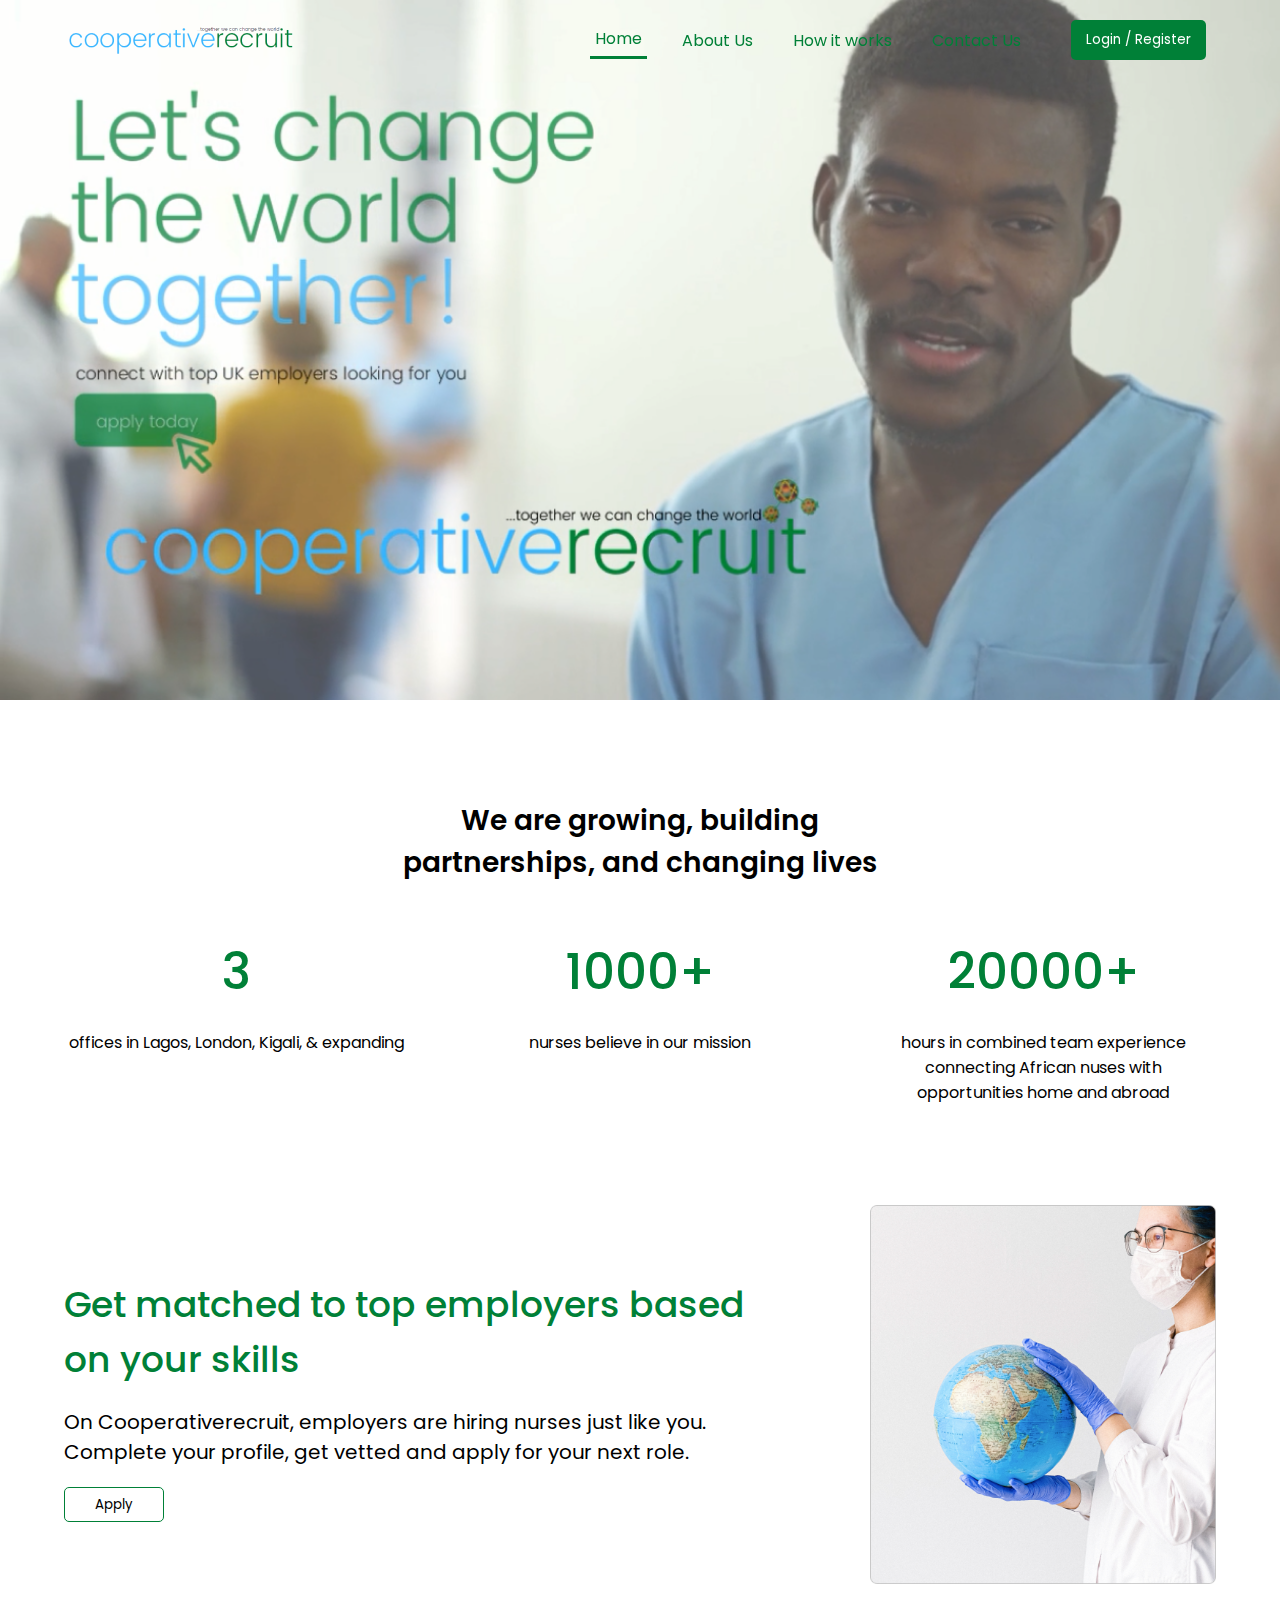
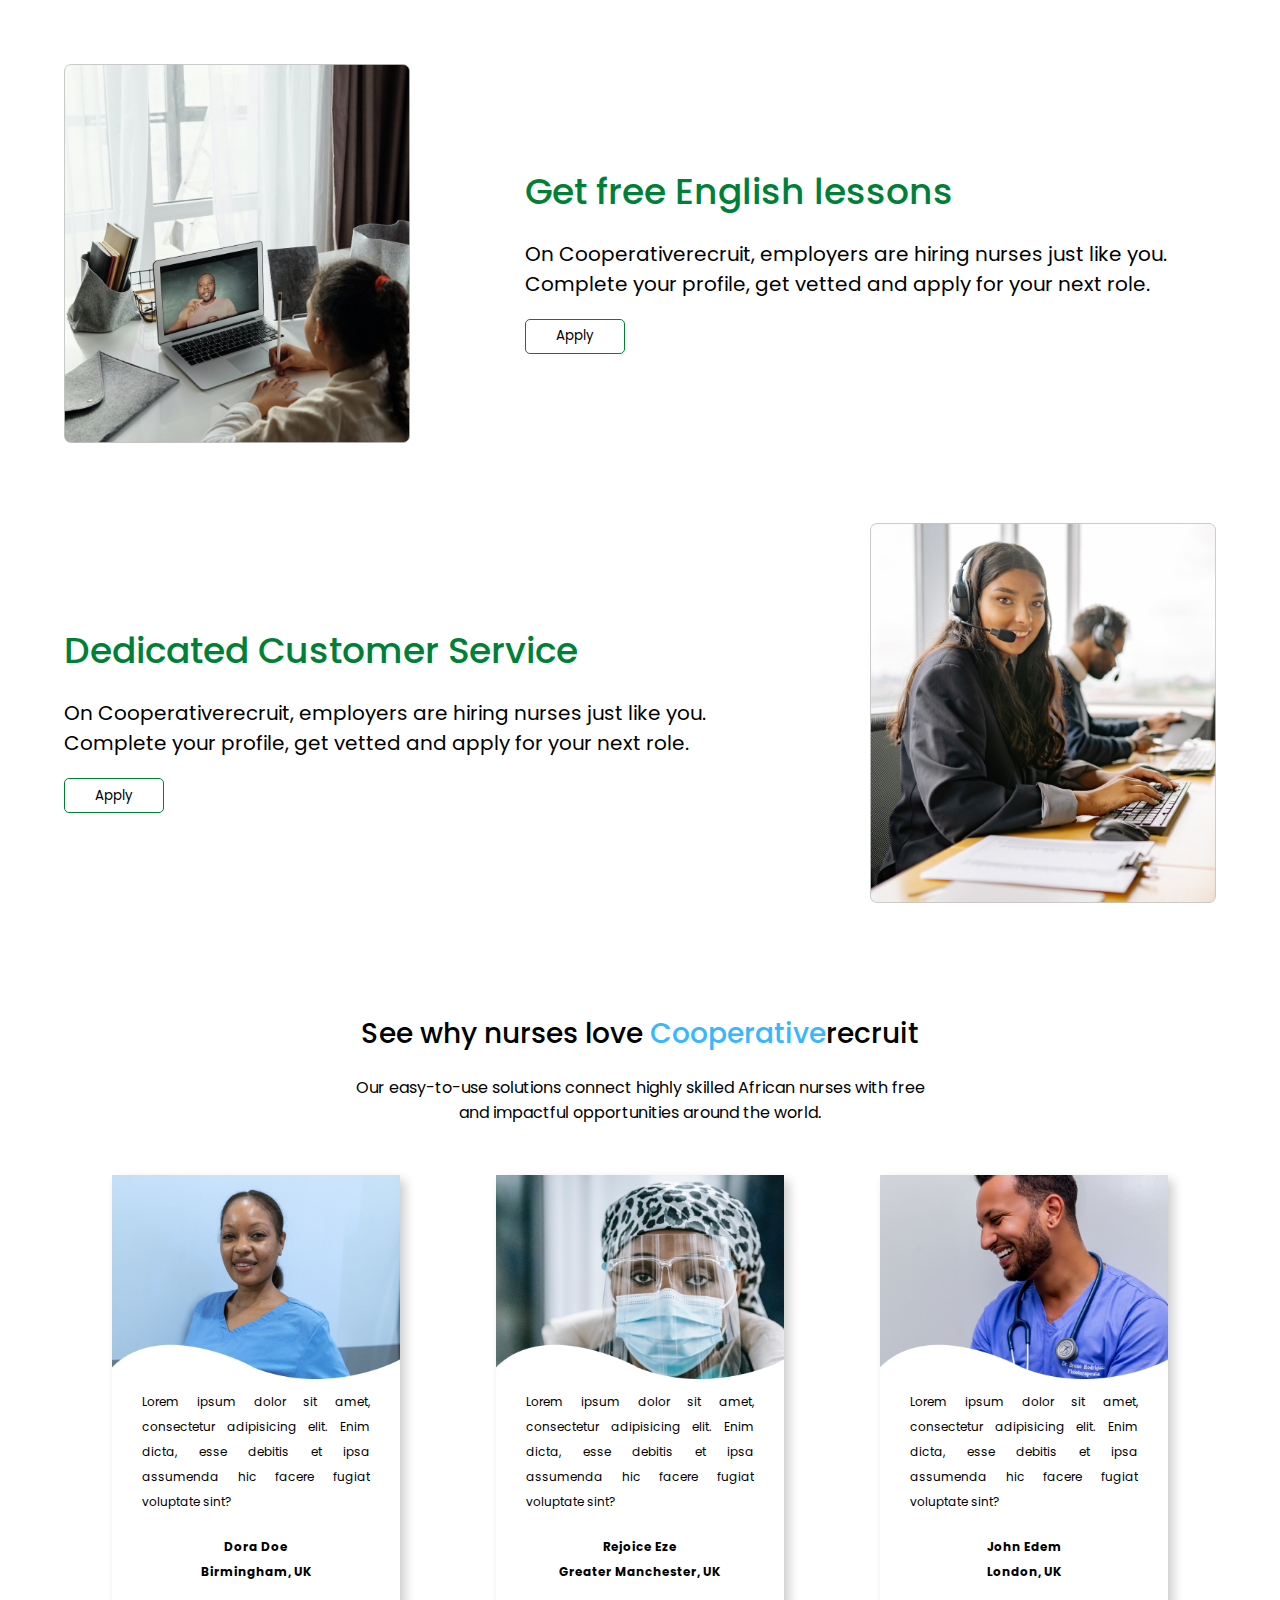
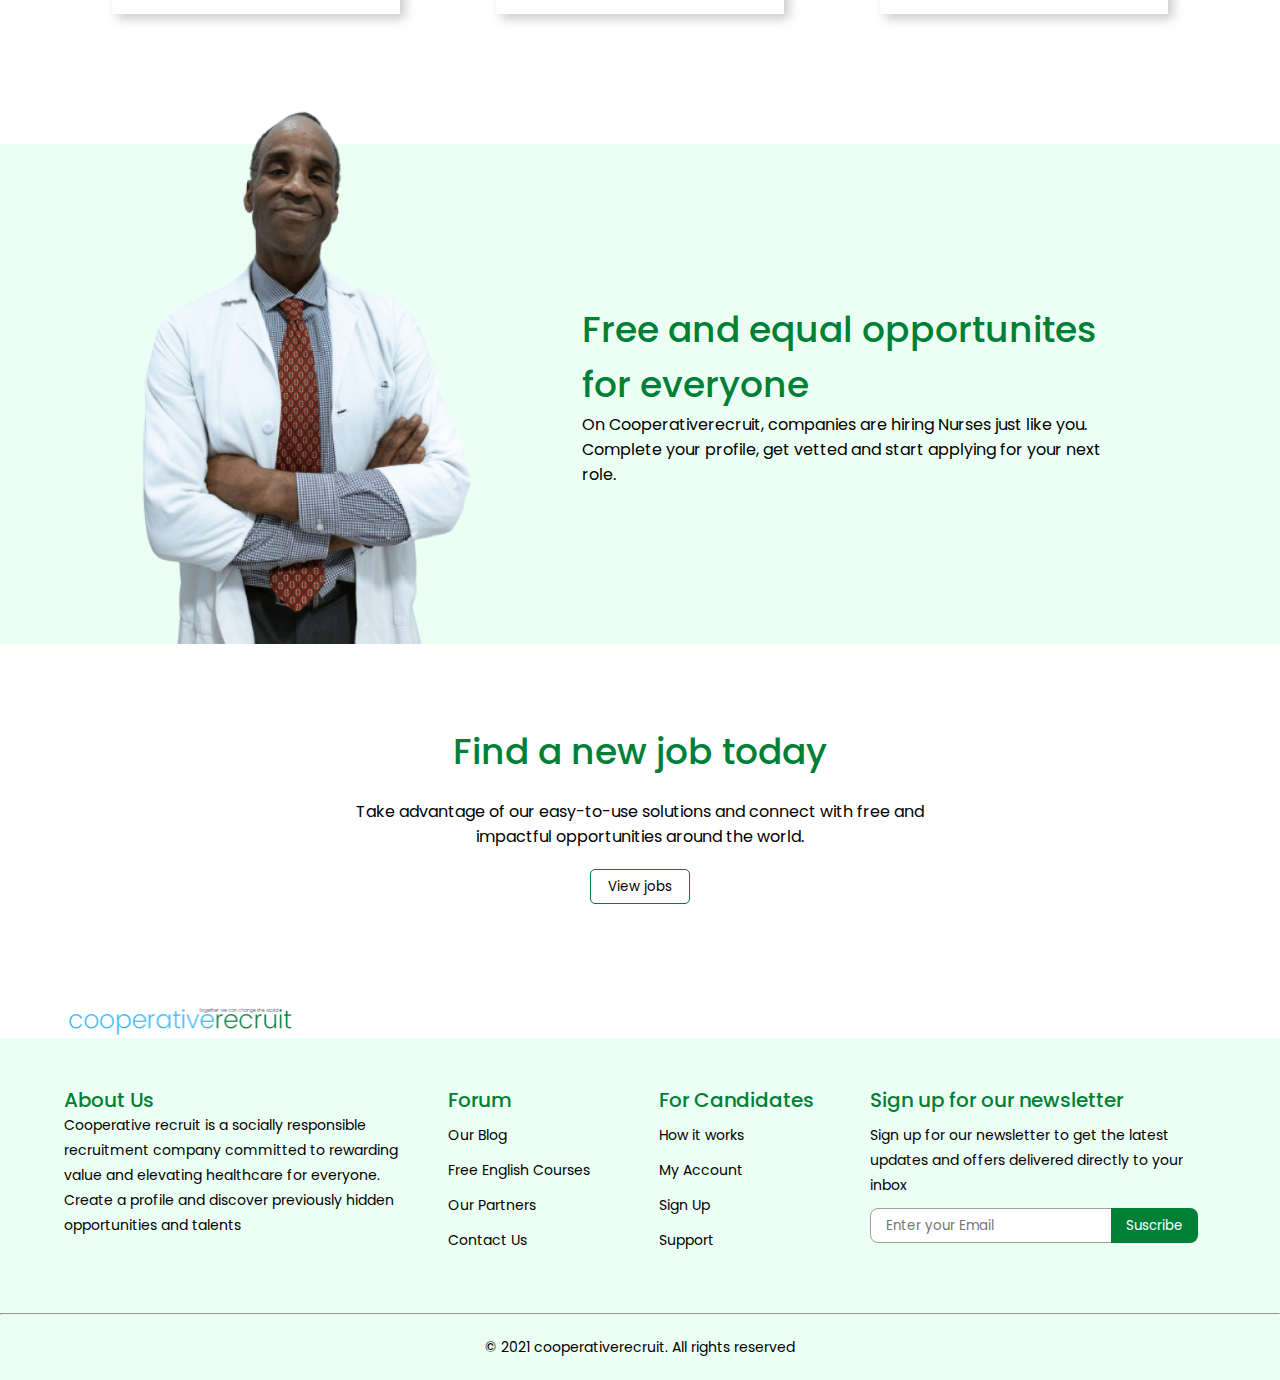
<file: index.html>
<!DOCTYPE html>
<html lang="en">
<head>
    <meta charset="UTF-8">
    <meta http-equiv="X-UA-Compatible" content="IE=edge">
    <meta name="viewport" content="width=device-width, initial-scale=1.0">
    <link
      rel="stylesheet"
      href="https://pro.fontawesome.com/releases/v5.10.0/css/all.css"
      integrity="sha384-AYmEC3Yw5cVb3ZcuHtOA93w35dYTsvhLPVnYs9eStHfGJvOvKxVfELGroGkvsg+p"
      crossorigin="anonymous"
    />
    <link rel="stylesheet" href="css/modal.css">
    <link rel="stylesheet" href="css/styles.css">
    <title>Home Page</title>
</head>
<body>
    <div class="container">
        <!-- Header goes here -->
        <header class="container">
            <div class="logo"><img src="img/logo.png" alt="logo"></div>
            <nav class="nav-links">
                <ul>
                    <li class="active">Home</li>
                    <li><a href="about-us.html">About Us</a></li>
                    <li><a href="how-it-works.html">How it works</a></li>
                    <li><a href="contact-us.html">Contact Us</a></li>
                    <button id = "login" onclick="openModal();">Login / Register</button>
                </ul>
                <i class="fas fa-bars mobile-nav-icon" id="icon" onclick="toggleMobileNav()"></i>
            </nav>
        </header>
        <!-- Mobile navigation goes here -->
        <nav class="mobile-nav" id="mobile-nav">
            <ul>
                <li>Home</li> <hr>
                <li><a href="about-us.html">About Us</a></li> <hr>
                <li><a href="how-it-works.html">How it works</a></li> <hr>
                <li><a href="contact-us.html">Contact Us</a></li> <hr>
                <li onclick="openModal();">Login / Register</li>
            </ul>
           
        </nav>
        <section class="hero">
            <img src="img/hero.png" alt="">
        </section>
        <section class="stats">
            <div class="summary-text">
                <p>We are growing, building partnerships, and changing lives</p>
            </div>
            <div class="stats-block">
                <div class="stats-block-item">
                    <h1 class="heading">3</h1>
                    <p>offices in Lagos, London, Kigali, & expanding</p>
                </div>
                <div class="stats-block-item">
                    <h1 class="heading">1000+</h1>
                    <p>nurses believe in our mission</p>
                </div>
                <div class="stats-block-item">
                    <h1 class="heading">20000+</h1>
                    <p>hours in combined team experience connecting African nuses with opportunities home and abroad</p>
                </div>
            </div>
        </section>
        <section class="features sm-reverse">
            <div class="features-text">
                <h2 class="heading">Get matched to top employers based on your skills</h2>
                <p>On Cooperativerecruit, employers are hiring nurses just like you. Complete your profile, get vetted and apply for your next role.</p>
                <button class="transparent">Apply</button>
            </div>
            <img src="img/nurse-globe.png" alt="">
        </section>
        <section class="features">
            <img src="img/lessons.png" alt="">
            <div class="features-text">
                <h2 class="heading">Get free English lessons</h2>
                <p>On Cooperativerecruit, employers are hiring nurses just like you. Complete your profile, get vetted and apply for your next role.</p>
                <button class="transparent">Apply</button>
            </div>
        </section>
        <section class="features sm-reverse">
            <div class="features-text">
                <h2 class="heading">Dedicated Customer Service</h2>
                <p>On Cooperativerecruit, employers are hiring nurses just like you. Complete your profile, get vetted and apply for your next role.</p>
                <button class="transparent">Apply</button>
            </div>
            <img src="img/customer-service.png" alt="">
        </section>
        <section class="nurses-love">
            <div class="nurses-love-text">
                <h3>See why nurses love <span class="blue">Cooperative</span>recruit</h3>
                <p>Our easy-to-use solutions connect highly skilled African nurses with free and impactful opportunities around the world.</p>
            </div>
            <div class="nurse-testimonial-block">
                <div class="nurse-testimonial-item">
                    <img src="img/test1.png" alt="">
                    <div class="text-box">
                        <p>Lorem ipsum dolor sit amet, consectetur adipisicing elit. Enim dicta, esse debitis et ipsa assumenda hic facere fugiat voluptate sint?</p>
                    <div class="nurse-details">
                        <p class="nurse-name">Dora Doe</p>
                        <p class="nurse-location">Birmingham, UK</p>
                    </div>
                    </div>
                    
                </div>
                <div class="nurse-testimonial-item">
                    <img src="img/test2.png" alt="">
                    <div class="text-box">
                        <p>Lorem ipsum dolor sit amet, consectetur adipisicing elit. Enim dicta, esse debitis et ipsa assumenda hic facere fugiat voluptate sint?</p>
                    <div class="nurse-details">
                        <p class="nurse-name">Rejoice Eze</p>
                        <p class="nurse-location">Greater Manchester, UK</p>
                    </div>
                    </div>
                    
                </div>
                <div class="nurse-testimonial-item">
                    <img src="img/test3.png" alt="">
                    <div class="text-box">
                    <p>Lorem ipsum dolor sit amet, consectetur adipisicing elit. Enim dicta, esse debitis et ipsa assumenda hic facere fugiat voluptate sint?</p>
                    <div class="nurse-details">
                        <p class="nurse-name">John Edem</p>
                        <p class="nurse-location">London, UK</p>
                    </div>  
                    </div>
                    
                </div>
            </div>
        </section>
        <section class="equal-opportunities">
            <img src="img/bigman.png" alt="">
            <!-- This empty div is to create the space that the image will be on -->
            <div class="space"></div>
            <div class="equal-opportunities-text">
                <h2 class="heading">Free and equal opportunites for everyone</h2>
                <p>On Cooperativerecruit, companies are hiring Nurses just like you. Complete your profile, get vetted and start applying for your next role.</p>
            </div>
        </section>
        <section class="find-job">
            <h2 class="heading">Find a new job today</h2>
            <p>Take advantage of our easy-to-use solutions and connect with free and impactful opportunities around the world.</p>
            <button class="transparent">View jobs</button>
        </section>
        <footer>
            <div class="logo">
                <img src="img/logo.png" alt="logo">
            </div>
            <div class="footer-wrap">
                <div class="footer-about wider">
                    <h4 class="heading ">About Us</h4>
                    <p><span>Cooperative recruit</span> is a socially responsible recruitment company committed to rewarding value and elevating healthcare for everyone. Create a profile and discover previously hidden opportunities and talents</p>
                </div>
                <div class="footer-forum small">
                    <h4 class="heading ">Forum</h4>
                    <ul>
                        <li>Our Blog</li>
                        <li>Free English Courses</li>
                        <li>Our Partners</li>
                        <li>Contact Us</li>
                    </ul>
                </div>
                <div class="footer-candidates small">
                    <h4 class="heading ">For Candidates</h4>
                    <ul>
                        <li>How it works</li>
                        <li>My Account</li>
                        <li>Sign Up</li>
                        <li>Support</li>
                    </ul>
                </div>
                <div class="footer-newsletter wider">
                    <h4 class="heading ">Sign up for our newsletter</h4>
                    <p>Sign up for our newsletter to get the latest updates and offers delivered directly to your inbox</p>
                    <div class="suscribe">
                        <input type="text" placeholder="Enter your Email">
                        <button id="suscribe-button">Suscribe</button>
                    </div>
                </div>
            </div>
            <hr>
            <div class="copyright">
                <p>&copy; 2021 cooperativerecruit. All rights reserved </p>
            </div>
        </footer>
    </div>
    <div class="modal" id="modal">
        <div class="sign-wrap" id="sign-up">
            <div class="page-title">
                <p>Create a new account</p>
                <div class="close-modal" onclick="closeSignUpModal();">x</div>
            </div>
            <form action="#">
                <div class="form-input">
                    <label for="first-name">First Name</label>
                    <input type="text" placeholder="Enter your first name" id="first-name">
                </div>
                <div class="form-input">
                    <label for="last-name">Last Name</label>
                    <input type="text" placeholder="Enter your last name" id="last-name">
                </div>
                <div class="form-input">
                    <label for="email">Email</label>
                    <input type="email" placeholder="Enter your email address" id="email">
                </div>
                <div class="form-input">
                    <label for="username">Username</label>
                    <input type="text" placeholder="Enter your username" id="username">
                </div>
                <!-- <div class="form-input">
                    <label for="phone">Phone</label>
                    <input type="tel" placeholder="Enter your phone number" id="phone">
                </div> -->
                <!-- <div class="form-input">
                    <label for="gender">Gender</label>
                    <select name="gender" id="gender">
                        <option value="">Choose a gender</option>
                        <option value="male">Male</option>
                        <option value="female">Female</option>
                        <option value="anon">Prefer not to say</option>
                    </select>
                </div>
                <div class="form-input">
                    <label for="qualification">Qualification(s)</label>
                    <input type="text" placeholder="Enter your qualifications" id="qualification">
                </div>
                <div class="form-input">
                    <label for="experience">Years of Experience</label>
                    <input type="text" placeholder="Enter your years of experience" id="experience">
                </div> -->
                <div class="form-input">
                    <label for="password">Password</label>
                    <input type="password" placeholder="Enter your password" id="password">
                </div>
                <div class="form-input">
                    <label for="confirm-password">Confirm Password</label>
                    <input type="text" placeholder="Confirm your password" id="first-name">
                </div>
                <!-- <div class="form-input resume-container">
                    <i class="fas fa-envelope"></i>
                    <div class="resume-text">
                        <p><b>Resume / CV</b></p>
                        <p class="upload-text">Upload or drag and drop</p>
                        <p class="light-text">PDF(Preferred), DOCX, DOC, RTF, TXT up to 1MB</p>
                    </div>
                    <button class="upload">
                        <i class="fas fa-envelope"></i>
                        <p>Upload</p>
                    </button>
                </div> -->
                <div class="checkbox">
                    <input type="checkbox" name="agree" id="agree"> 
                    <p>By clicking on this checkbox, you agree to our terms, conditions and privacy policy</p>
                </div>
                <input type="submit" value="SUBMIT" id="submit">
                <p class="have-account">Already have an account? <span class="blue" onclick="openSignIn();">Log in</span></p>
            </form>
        </div>
        <div class="sign-wrap sign-in sign-in-wrap" id="sign-in">
            <div class="page-title">
                <p>Sign in</p>
                <p class="close-modal" onclick="closeSignInModal();">x</p>
            </div>
            <div class="social-accounts">
                <div>
                    <div class="social-icon google center"><i class="fab fa-google"></i></div>
                    <div class="center">continue with Google</div>
                </div>
                <div>
                    <div class="social-icon linkedin center"><i class="fab fa-linkedin"></i></div>
                    <div class="center">continue with LinkedIn</div>
                </div>
            </div>
            <div class="continue">
                <hr>
                <p>or continue with username and password</p>
                <hr>
            </div>
            <form action="#">
                <div class="form-input">
                    <label for="username">Username</label>
                    <input type="text" placeholder="Enter your username" id="username">
                </div>
                <div class="form-input">
                    <label for="password">Password</label>
                    <input type="password" placeholder="Enter your password" id="password">
                </div>
                <input type="submit" value="SUBMIT" id="submit">
            </form>
            <p class="have-account">Forgot Password? <span class="blue" onclick="openFirstModal();">Sign up</span> </p>
        </div>
        <div class="sign-wrap sign-in sign-in-wrap" id="first-modal">
            <div class="page-title">
                <p>Create a new account</p>
                <p class="close-modal" onclick="closeSignInModal();">x</p>
            </div>
            <form action="">
                <div class="form-input select">
                    <label for="gender">Who referred you?</label>
                    <select name="referee" id="referee">
                        <option value="">Choose an option</option>
                        <option value="male">Male</option>
                        <option value="female">Female</option>
                        <option value="anon">Prefer not to say</option>
                    </select>
                </div>
                <div class="form-input select">
                    <label for="gender">How did you hear about us</label>
                    <select name="hear-of-us" id="hear-of-us">
                        <option value="">Choose an option</option>
                        <option value="friend">Through a friend</option>
                        <option value="linkedin">LinkedIn</option>
                        <option value="social media">Social Media</option>
                        <option value="job boards">Job boards/websites</option>
                        <option value="others">others</option>
                    </select>
                </div>
                <div class="other-signin">
                    <div>
                        <div class="social-icon google center"><i class="fab fa-google"></i></div>
                        <div class="center">continue with Google</div>
                    </div>
                    <div>
                        <div class="social-icon linkedin center"><i class="fab fa-linkedin"></i></div>
                        <div class="center">continue with LinkedIn</div>
                    </div>
                </div>
                <div class="btn" onclick="openSignUp();">Continue with Email</div>
            </form>
            <p class="have-account">Already have an account? <span class="blue" onclick="openSignIn();">Sign in</span> </p>
        </div>
    </div>
    <script src="js/index.js"></script>
</body>
</html>
</file>
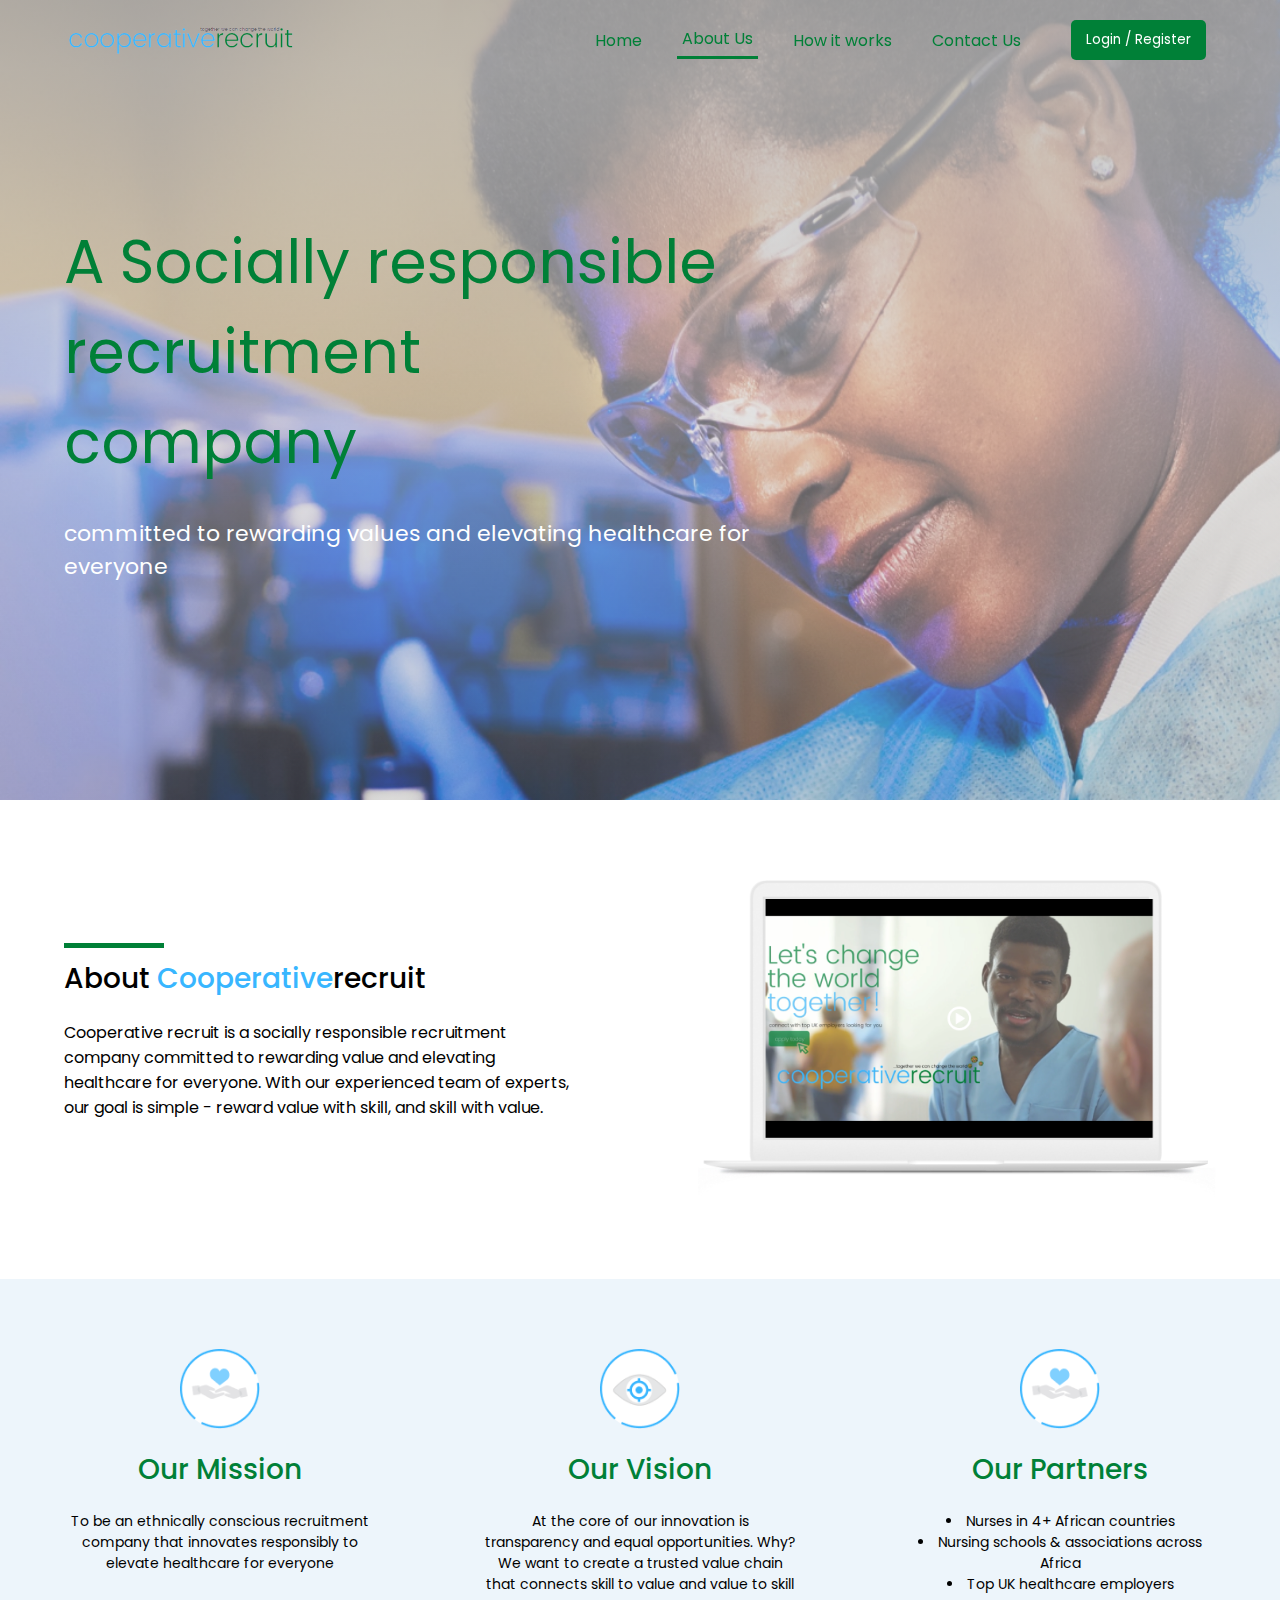
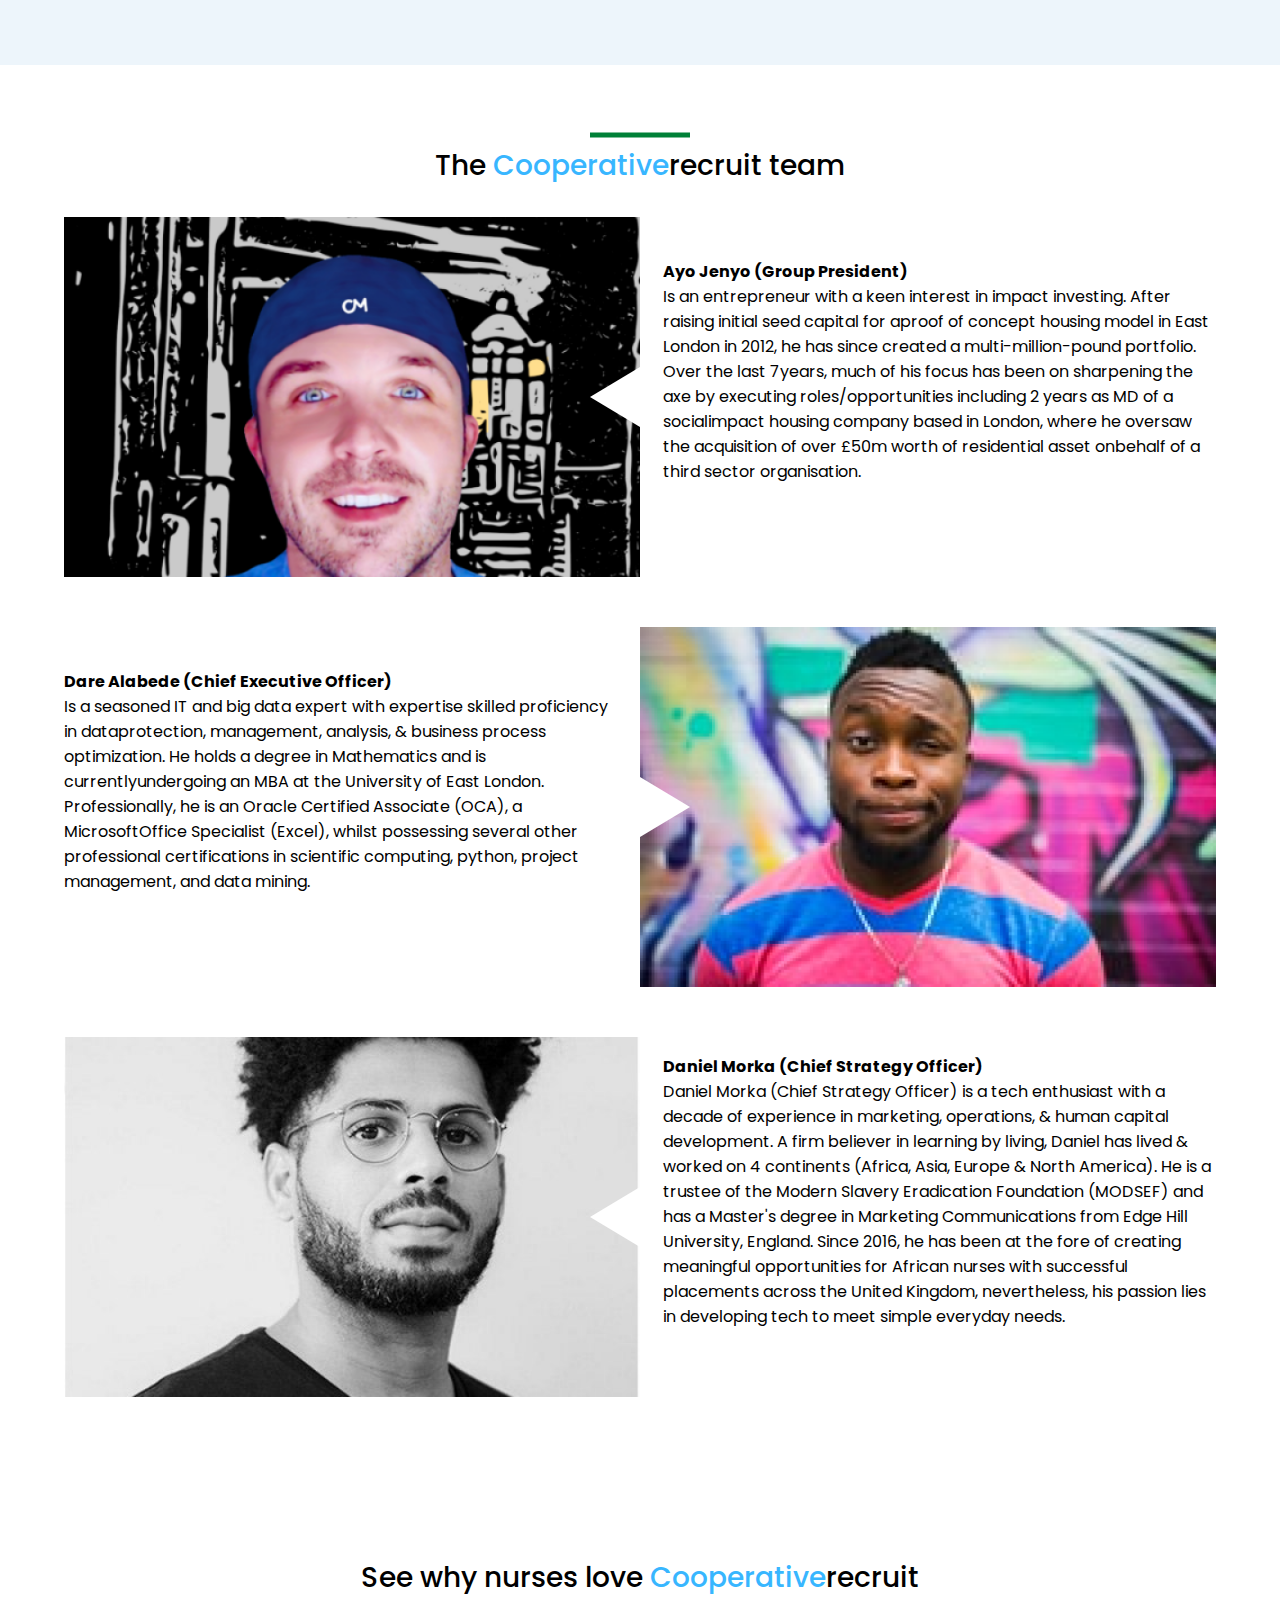
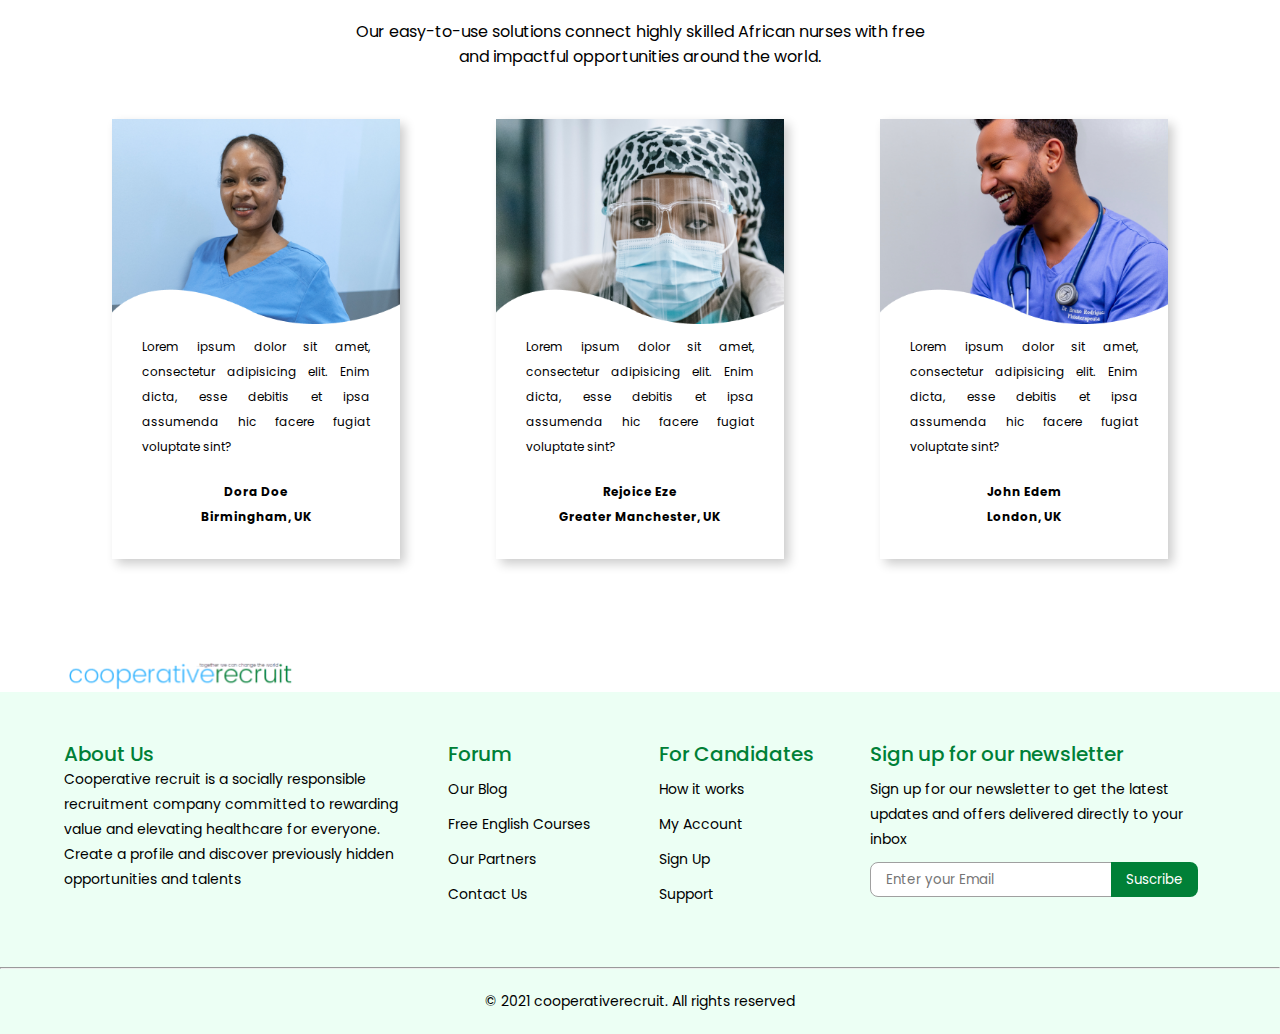
<file: about-us.html>
<!DOCTYPE html>
<html lang="en">
<head>
    <meta charset="UTF-8">
    <meta http-equiv="X-UA-Compatible" content="IE=edge">
    <meta name="viewport" content="width=device-width, initial-scale=1.0">
    <link
      rel="stylesheet"
      href="https://pro.fontawesome.com/releases/v5.10.0/css/all.css"
      integrity="sha384-AYmEC3Yw5cVb3ZcuHtOA93w35dYTsvhLPVnYs9eStHfGJvOvKxVfELGroGkvsg+p"
      crossorigin="anonymous"
    />
    <link rel="stylesheet" href="css/modal.css">
    <link rel="stylesheet" href="css/styles.css">
    <link rel="stylesheet" href="css/about-us.css">
    <title>About Us</title>
</head>
<body>
    <div class="container">
        <header class="container">
            <div class="logo"><img src="img/logo.png" alt="logo"></div>
            <nav class="nav-links">
                <ul>
                    <li><a href="index.html">Home</a></li>
                    <li class="active">About Us</li>
                    <li><a href="how-it-works.html">How it works</a></li>
                    <li><a href="contact-us.html">Contact Us</a></li>
                    <button id = "login" onclick="openModal();">Login / Register</button>
                </ul>
                <i class="fas fa-bars mobile-nav-icon" id="icon" onclick="toggleMobileNav()"></i>
            </nav>
        </header>
        <!-- Mobile navigation goes here -->
        <nav class="mobile-nav" id="mobile-nav">
            <ul>
                <li><a href="index.html">Home</a></li> <hr>
                <li>About Us</li> <hr>
                <li><a href="how-it-works.html">How it works</a></li> <hr>
                <li><a href="contact-us.html">Contact Us</a></li> <hr>
                <li onclick="openModal();">Login / Register</li>
            </ul>
        </nav>
        <section class="hero about-hero">
            <h1 class="heading">A Socially responsible recruitment <br> company</h1>
            <p>committed to rewarding values and elevating healthcare for everyone</p>
        </section>
        <section class="about">
            <div class="about-text">
                <h3>About <span class="blue">Cooperative</span>recruit</h3>
                <p>Cooperative recruit is a socially responsible recruitment company committed to rewarding value and elevating healthcare for everyone. With our experienced team of experts, our goal is simple - reward value with skill, and skill with value.</p>
            </div>
            <div class="about-img">
                <img src="img/about-img.png" alt="#">
            </div>
        </section>
        <section class="mission">
            <div class="mission-item">
                <img src="img/partners.png" class="mission-img" alt="">
                <h3 class="heading">Our Mission</h3>
                <p>To be an ethnically conscious recruitment company that innovates responsibly to elevate healthcare for everyone</p>
            </div>
            <div class="mission-item">
                <img src="img/vision.png" alt="">
                <h3 class="heading">Our Vision</h3>
                <p>At the core of our innovation is transparency and equal opportunities. Why? We want to create a trusted value chain that connects skill to value and value to skill</p>
            </div>
            <div class="mission-item">
                <img src="img/partners.png" alt="">
                <h3 class="heading">Our Partners</h3>
                <ul>
                    <li>Nurses in 4+ African countries</li>
                    <li>Nursing schools & associations across Africa</li>
                    <li>Top UK healthcare employers</li>
                </ul>
            </div>
        </section>
        <section class="team">
            <h3>The <span class="blue">Cooperative</span>recruit team</h3>
            <div class="team-member">
                <div class="team-member-img">
                    <img src="img/pres.png" alt="">
                    <div class="triangle"></div>
                </div>
                <div class="team-member-text">
                    <b><p class="member-name">Ayo Jenyo (Group President)</p></b>
                    <p>Is an entrepreneur with a keen interest in
                        impact investing. After raising initial seed capital for aproof of concept housing model in East London in 2012, he has since created a multi-million-pound portfolio. Over the last 7years, much of his focus has been on sharpening the axe by executing roles/opportunities including 2 years as MD of a socialimpact housing company based in London, where he oversaw the acquisition of over £50m worth of residential asset onbehalf of a third sector organisation.</p>
                    <div class="social">
                        <i class="fab fa-linkedin"></i>
                        <i class="fab fa-twitter"></i>
                    </div>
                </div>
            </div>
            <div class="team-member reverse">
                <div class="team-member-text">
                    <b><p class="member-name">Dare Alabede (Chief Executive Officer)</p></b>
                    <p>Is a seasoned
                        IT and big data expert
                        with expertise skilled proficiency in dataprotection, management, analysis, & business process optimization. He holds a degree in Mathematics and is currentlyundergoing an MBA at the University of East London. Professionally, he is an Oracle Certified Associate (OCA), a MicrosoftOffice Specialist (Excel), whilst possessing several other professional certifications in scientific computing, python, project management, and data mining.</p>
                    <div class="social">
                        <i class="fab fa-linkedin"></i>
                        <i class="fab fa-twitter"></i>
                    </div>
                </div>
                
                <div class="team-member-img">
                    <img src="img/ceo.png" alt="">
                    <div class="triangle triangle-left"></div>
                </div>
            </div>
            <div class="team-member">
                <div class="team-member-img">
                    <img src="img/cso.png" alt="">
                    <div class="triangle"></div>
                </div>
                <div class="team-member-text">
                    <b><p class="member-name">Daniel Morka (Chief Strategy Officer)</p></b>
                    <p>Daniel Morka (Chief Strategy Officer) is a tech enthusiast with a decade of experience in marketing, operations, & human capital development. A firm believer in learning by living, Daniel has lived & worked on 4 continents (Africa, Asia, Europe & North America). He is a trustee of the Modern Slavery Eradication Foundation (MODSEF) and has a Master's degree in Marketing Communications from Edge Hill University, England. Since 2016, he has been at the fore of creating meaningful opportunities for African nurses with successful placements across the United Kingdom, nevertheless, his passion lies in developing tech to meet simple everyday needs.</p>
                    <div class="social">
                        <i class="fab fa-linkedin"></i>
                        <i class="fab fa-twitter"></i>
                    </div>
                </div>
            </div>
        </section>
        <section class="nurses-love">
            <div class="nurses-love-text">
                <h3>See why nurses love <span class="blue">Cooperative</span>recruit</h3>
                <p>Our easy-to-use solutions connect highly skilled African nurses with free and impactful opportunities around the world.</p>
            </div>
            <div class="nurse-testimonial-block">
                <div class="nurse-testimonial-item">
                    <img src="img/test1.png" alt="">
                    <div class="text-box">
                        <p>Lorem ipsum dolor sit amet, consectetur adipisicing elit. Enim dicta, esse debitis et ipsa assumenda hic facere fugiat voluptate sint?</p>
                    <div class="nurse-details">
                        <p class="nurse-name">Dora Doe</p>
                        <p class="nurse-location">Birmingham, UK</p>
                    </div>
                    </div>
                    
                </div>
                <div class="nurse-testimonial-item">
                    <img src="img/test2.png" alt="">
                    <div class="text-box">
                        <p>Lorem ipsum dolor sit amet, consectetur adipisicing elit. Enim dicta, esse debitis et ipsa assumenda hic facere fugiat voluptate sint?</p>
                    <div class="nurse-details">
                        <p class="nurse-name">Rejoice Eze</p>
                        <p class="nurse-location">Greater Manchester, UK</p>
                    </div>
                    </div>
                    
                </div>
                <div class="nurse-testimonial-item">
                    <img src="img/test3.png" alt="">
                    <div class="text-box">
                    <p>Lorem ipsum dolor sit amet, consectetur adipisicing elit. Enim dicta, esse debitis et ipsa assumenda hic facere fugiat voluptate sint?</p>
                    <div class="nurse-details">
                        <p class="nurse-name">John Edem</p>
                        <p class="nurse-location">London, UK</p>
                    </div>  
                    </div>
                    
                </div>
            </div>
        </section>
        <footer>
            <div class="logo">
                <img src="img/logo.png" alt="logo">
            </div>
            <div class="footer-wrap">
                <div class="footer-about wider">
                    <h4 class="heading ">About Us</h4>
                    <p><span>Cooperative recruit</span> is a socially responsible recruitment company committed to rewarding value and elevating healthcare for everyone. Create a profile and discover previously hidden opportunities and talents</p>
                </div>
                <div class="footer-forum small">
                    <h4 class="heading ">Forum</h4>
                    <ul>
                        <li>Our Blog</li>
                        <li>Free English Courses</li>
                        <li>Our Partners</li>
                        <li>Contact Us</li>
                    </ul>
                </div>
                <div class="footer-candidates small">
                    <h4 class="heading ">For Candidates</h4>
                    <ul>
                        <li>How it works</li>
                        <li>My Account</li>
                        <li>Sign Up</li>
                        <li>Support</li>
                    </ul>
                </div>
                <div class="footer-newsletter wider">
                    <h4 class="heading ">Sign up for our newsletter</h4>
                    <p>Sign up for our newsletter to get the latest updates and offers delivered directly to your inbox</p>
                    <div class="suscribe">
                        <input type="text" placeholder="Enter your Email">
                        <button id="suscribe-button">Suscribe</button>
                    </div>
                </div>
            </div>
            <hr>
            <div class="copyright">
                <p>&copy; 2021 cooperativerecruit. All rights reserved </p>
            </div>
        </footer>
    </div>
    <div class="modal" id="modal">
        <div class="sign-wrap" id="sign-up">
            <div class="page-title">
                <p>Create a new account</p>
                <div class="close-modal" onclick="closeSignUpModal();">x</div>
            </div>
            <form action="#">
                <div class="form-input">
                    <label for="first-name">First Name</label>
                    <input type="text" placeholder="Enter your first name" id="first-name">
                </div>
                <div class="form-input">
                    <label for="last-name">Last Name</label>
                    <input type="text" placeholder="Enter your last name" id="last-name">
                </div>
                <div class="form-input">
                    <label for="email">Email</label>
                    <input type="email" placeholder="Enter your email address" id="email">
                </div>
                <div class="form-input">
                    <label for="username">Username</label>
                    <input type="text" placeholder="Enter your username" id="username">
                </div>
                <div class="form-input">
                    <label for="password">Password</label>
                    <input type="password" placeholder="Enter your password" id="password">
                </div>
                <div class="form-input">
                    <label for="confirm-password">Confirm Password</label>
                    <input type="text" placeholder="Confirm your password" id="first-name">
                </div>
                <div class="checkbox">
                    <input type="checkbox" name="agree" id="agree"> 
                    <p>By clicking on this checkbox, you agree to our terms, conditions and privacy policy</p>
                </div>
                <input type="submit" value="SUBMIT" id="submit">
                <p class="have-account">Already have an account? <span class="blue" onclick="openSignIn();">Log in</span></p>
            </form>
        </div>
        <div class="sign-wrap sign-in sign-in-wrap" id="sign-in">
            <div class="page-title">
                <p>Sign in</p>
                <p class="close-modal" onclick="closeSignInModal();">x</p>
            </div>
            <div class="social-accounts">
                <div>
                    <div class="social-icon google center"><i class="fab fa-google"></i></div>
                    <div class="center">continue with Google</div>
                </div>
                <div>
                    <div class="social-icon linkedin center"><i class="fab fa-linkedin"></i></div>
                    <div class="center">continue with LinkedIn</div>
                </div>
            </div>
            <div class="continue">
                <hr>
                <p>or continue with username and password</p>
                <hr>
            </div>
            <form action="#">
                <div class="form-input">
                    <label for="username">Username</label>
                    <input type="text" placeholder="Enter your username" id="username">
                </div>
                <div class="form-input">
                    <label for="password">Password</label>
                    <input type="password" placeholder="Enter your password" id="password">
                </div>
                <input type="submit" value="SUBMIT" id="submit">
            </form>
            <p class="have-account">Forgot Password? <span class="blue" onclick="openFirstModal();">Sign up</span> </p>
        </div>
        <div class="sign-wrap sign-in sign-in-wrap" id="first-modal">
            <div class="page-title">
                <p>Create a new account</p>
                <p class="close-modal" onclick="closeSignInModal();">x</p>
            </div>
            <form action="">
                <div class="form-input select">
                    <label for="gender">Who referred you?</label>
                    <select name="referee" id="referee">
                        <option value="">Choose an option</option>
                        <option value="male">Male</option>
                        <option value="female">Female</option>
                        <option value="anon">Prefer not to say</option>
                    </select>
                </div>
                <div class="form-input select">
                    <label for="gender">How did you hear about us</label>
                    <select name="hear-of-us" id="hear-of-us">
                        <option value="">Choose an option</option>
                        <option value="friend">Through a friend</option>
                        <option value="linkedin">LinkedIn</option>
                        <option value="social media">Social Media</option>
                        <option value="job boards">Job boards/websites</option>
                        <option value="others">others</option>
                    </select>
                </div>
                <div class="other-signin">
                    <div>
                        <div class="social-icon google center"><i class="fab fa-google"></i></div>
                        <div class="center">continue with Google</div>
                    </div>
                    <div>
                        <div class="social-icon linkedin center"><i class="fab fa-linkedin"></i></div>
                        <div class="center">continue with LinkedIn</div>
                    </div>
                </div>
                <div class="btn" onclick="openSignUp();">Continue with Email</div>
            </form>
            <p class="have-account">Already have an account? <span class="blue" onclick="openSignIn();">Sign in</span> </p>
        </div>
    </div>
    <script src="js/index.js"></script>
</body>
</html>
</file>
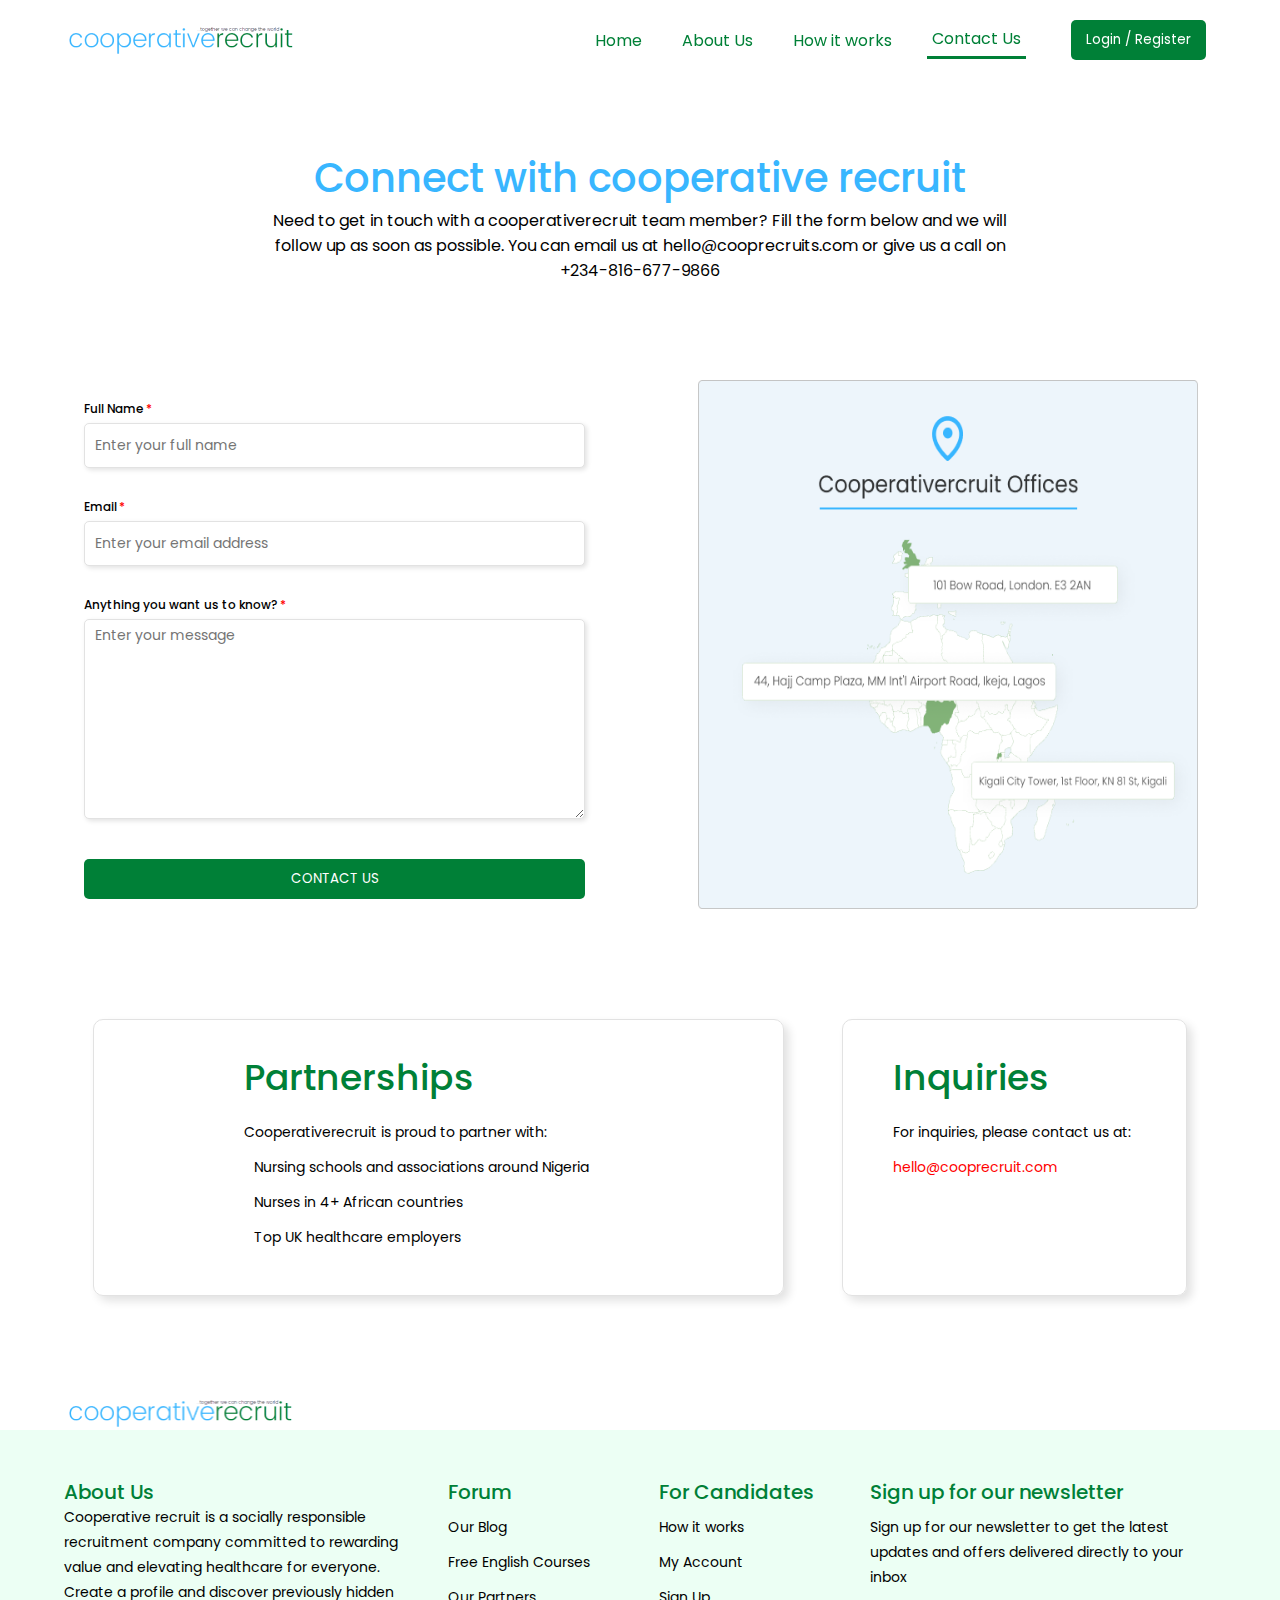
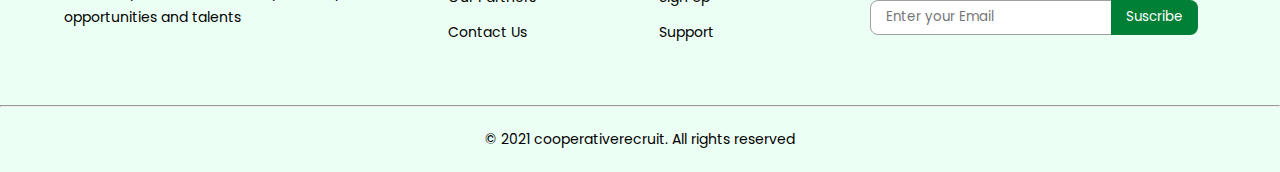
<file: contact-us.html>
<!DOCTYPE html>
<html lang="en">
<head>
    <meta charset="UTF-8">
    <meta http-equiv="X-UA-Compatible" content="IE=edge">
    <meta name="viewport" content="width=device-width, initial-scale=1.0">
    <link
      rel="stylesheet"
      href="https://pro.fontawesome.com/releases/v5.10.0/css/all.css"
      integrity="sha384-AYmEC3Yw5cVb3ZcuHtOA93w35dYTsvhLPVnYs9eStHfGJvOvKxVfELGroGkvsg+p"
      crossorigin="anonymous"
    />
    <link rel="stylesheet" href="css/modal.css">
    <link rel="stylesheet" href="css/styles.css">
    <link rel="stylesheet" href="css/contact-us.css">
    <title>Contact Us</title>
</head>
<body>
    <div class="container">
        <header class="container">
            <div class="logo"><img src="img/logo.png" alt="logo"></div>
            <nav class="nav-links">
                <ul>
                    <li><a href="index.html">Home</a></li>
                    <li><a href="about-us.html">About Us</a></li>
                    <li><a href="how-it-works.html">How it works</a></li>
                    <li class="active">Contact Us</li>
                    <button id = "login" onclick="openModal();">Login / Register</button>
                </ul>
                <i class="fas fa-bars mobile-nav-icon" id="icon" onclick="toggleMobileNav()"></i>
            </nav>
        </header>
        <!-- Mobile navigation goes here -->
        <nav class="mobile-nav" id="mobile-nav">
            <ul>
                <li><a href="index.html">Home</a></li> <hr>
                <li><a href="about-us.html">About Us</a></li> <hr>
                <li><a href="how-it-works.html">How it works</a></li> <hr>
                <li>Contact Us</li> <hr>
                <li onclick="openModal();">Login / Register</li>
            </ul>
        </nav>
        <section class="contact-hero">
            <h1 class="blue">Connect with cooperative recruit</h1>
            <p>Need to get in touch with a cooperativerecruit team member? Fill the form below and we will follow up as soon as possible. You can email us at hello@cooprecruits.com or give us a call on +234-816-677-9866</p>
        </section>
        <section class="contact-form-wrap">
            <div class="contact-form">
                <div class="form-input">
                    <label for="full-name">Full Name</label>
                    <input type="text" placeholder="Enter your full name" id="first-name">
                </div>
                <div class="form-input">
                    <label for="email">Email</label>
                    <input type="email" placeholder="Enter your email address" id="email">
                </div>
                <div class="form-input">
                    <label for="password">Anything you want us to know?</label>
                    <textarea name="message" id="message" cols="30" rows="10" placeholder="Enter your message"></textarea>
                </div>
                <input type="submit" value="CONTACT US" id="submit">
            </div>
            <div class="contact-address">
                <img src="img/contact-img.png" alt="contact-address">
            </div>
        </section>
        <section class="other-info">
            <div class="partnerships">
                <h2 class="heading">Partnerships</h2>
                <p>Cooperativerecruit is proud to partner with:</p>
                <ul>
                    <li><i class="far fa-check-circle"></i> Nursing schools and associations around Nigeria</li>
                    <li><i class="far fa-check-circle"></i> Nurses in 4+ African countries</li>
                    <li><i class="far fa-check-circle"></i> Top UK healthcare employers</li>
                </ul>
            </div>
            <div class="inquiries">
                <h2 class="heading">Inquiries</h2>
                <p>For inquiries, please contact us at:</p>
                <p class="red">hello@cooprecruit.com</p>
            </div>
        </section>
        <footer>
            <div class="logo">
                <img src="img/logo.png" alt="logo">
            </div>
            <div class="footer-wrap">
                <div class="footer-about wider">
                    <h4 class="heading ">About Us</h4>
                    <p><span>Cooperative recruit</span> is a socially responsible recruitment company committed to rewarding value and elevating healthcare for everyone. Create a profile and discover previously hidden opportunities and talents</p>
                </div>
                <div class="footer-forum small">
                    <h4 class="heading ">Forum</h4>
                    <ul>
                        <li>Our Blog</li>
                        <li>Free English Courses</li>
                        <li>Our Partners</li>
                        <li>Contact Us</li>
                    </ul>
                </div>
                <div class="footer-candidates small">
                    <h4 class="heading ">For Candidates</h4>
                    <ul>
                        <li>How it works</li>
                        <li>My Account</li>
                        <li>Sign Up</li>
                        <li>Support</li>
                    </ul>
                </div>
                <div class="footer-newsletter wider">
                    <h4 class="heading ">Sign up for our newsletter</h4>
                    <p>Sign up for our newsletter to get the latest updates and offers delivered directly to your inbox</p>
                    <div class="suscribe">
                        <input type="text" placeholder="Enter your Email">
                        <button class="suscribe-button">Suscribe</button>
                    </div>
                </div>
            </div>
            <hr>
            <div class="copyright">
                <p>&copy; 2021 cooperativerecruit. All rights reserved </p>
            </div>
        </footer>
    </div>
    <div class="modal" id="modal">
        <div class="sign-wrap" id="sign-up">
            <div class="page-title">
                <p>Create a new account</p>
                <div class="close-modal" onclick="closeSignUpModal();">x</div>
            </div>
            <form action="#">
                <div class="form-input">
                    <label for="first-name">First Name</label>
                    <input type="text" placeholder="Enter your first name" id="first-name">
                </div>
                <div class="form-input">
                    <label for="last-name">Last Name</label>
                    <input type="text" placeholder="Enter your last name" id="last-name">
                </div>
                <div class="form-input">
                    <label for="email">Email</label>
                    <input type="email" placeholder="Enter your email address" id="email">
                </div>
                <div class="form-input">
                    <label for="username">Username</label>
                    <input type="text" placeholder="Enter your username" id="username">
                </div>
                <div class="form-input">
                    <label for="password">Password</label>
                    <input type="password" placeholder="Enter your password" id="password">
                </div>
                <div class="form-input">
                    <label for="confirm-password">Confirm Password</label>
                    <input type="text" placeholder="Confirm your password" id="first-name">
                </div>
                <div class="checkbox">
                    <input type="checkbox" name="agree" id="agree"> 
                    <p>By clicking on this checkbox, you agree to our terms, conditions and privacy policy</p>
                </div>
                <input type="submit" value="SUBMIT" id="submit">
                <p class="have-account">Already have an account? <span class="blue" onclick="openSignIn();">Log in</span></p>
            </form>
        </div>
        <div class="sign-wrap sign-in sign-in-wrap" id="sign-in">
            <div class="page-title">
                <p>Sign in</p>
                <p class="close-modal" onclick="closeSignInModal();">x</p>
            </div>
            <div class="social-accounts">
                <div>
                    <div class="social-icon google center"><i class="fab fa-google"></i></div>
                    <div class="center">continue with Google</div>
                </div>
                <div>
                    <div class="social-icon linkedin center"><i class="fab fa-linkedin"></i></div>
                    <div class="center">continue with LinkedIn</div>
                </div>
            </div>
            <div class="continue">
                <hr>
                <p>or continue with username and password</p>
                <hr>
            </div>
            <form action="#">
                <div class="form-input">
                    <label for="username">Username</label>
                    <input type="text" placeholder="Enter your username" id="username">
                </div>
                <div class="form-input">
                    <label for="password">Password</label>
                    <input type="password" placeholder="Enter your password" id="password">
                </div>
                <input type="submit" value="SUBMIT" id="submit">
            </form>
            <p class="have-account">Forgot Password? <span class="blue" onclick="openFirstModal();">Sign up</span> </p>
        </div>
        <div class="sign-wrap sign-in sign-in-wrap" id="first-modal">
            <div class="page-title">
                <p>Create a new account</p>
                <p class="close-modal" onclick="closeSignInModal();">x</p>
            </div>
            <form action="">
                <div class="form-input select">
                    <label for="gender">Who referred you?</label>
                    <select name="referee" id="referee">
                        <option value="">Choose an option</option>
                        <option value="male">Male</option>
                        <option value="female">Female</option>
                        <option value="anon">Prefer not to say</option>
                    </select>
                </div>
                <div class="form-input select">
                    <label for="gender">How did you hear about us</label>
                    <select name="hear-of-us" id="hear-of-us">
                        <option value="">Choose an option</option>
                        <option value="friend">Through a friend</option>
                        <option value="linkedin">LinkedIn</option>
                        <option value="social media">Social Media</option>
                        <option value="job boards">Job boards/websites</option>
                        <option value="others">others</option>
                    </select>
                </div>
                <div class="other-signin">
                    <div>
                        <div class="social-icon google center"><i class="fab fa-google"></i></div>
                        <div class="center">continue with Google</div>
                    </div>
                    <div>
                        <div class="social-icon linkedin center"><i class="fab fa-linkedin"></i></div>
                        <div class="center">continue with LinkedIn</div>
                    </div>
                </div>
                <div class="btn" onclick="openSignUp();">Continue with Email</div>
            </form>
            <p class="have-account">Already have an account? <span class="blue" onclick="openSignIn();">Sign in</span> </p>
        </div>
    </div>
    <script src="js/index.js"></script>
</body>
</html>
</file>
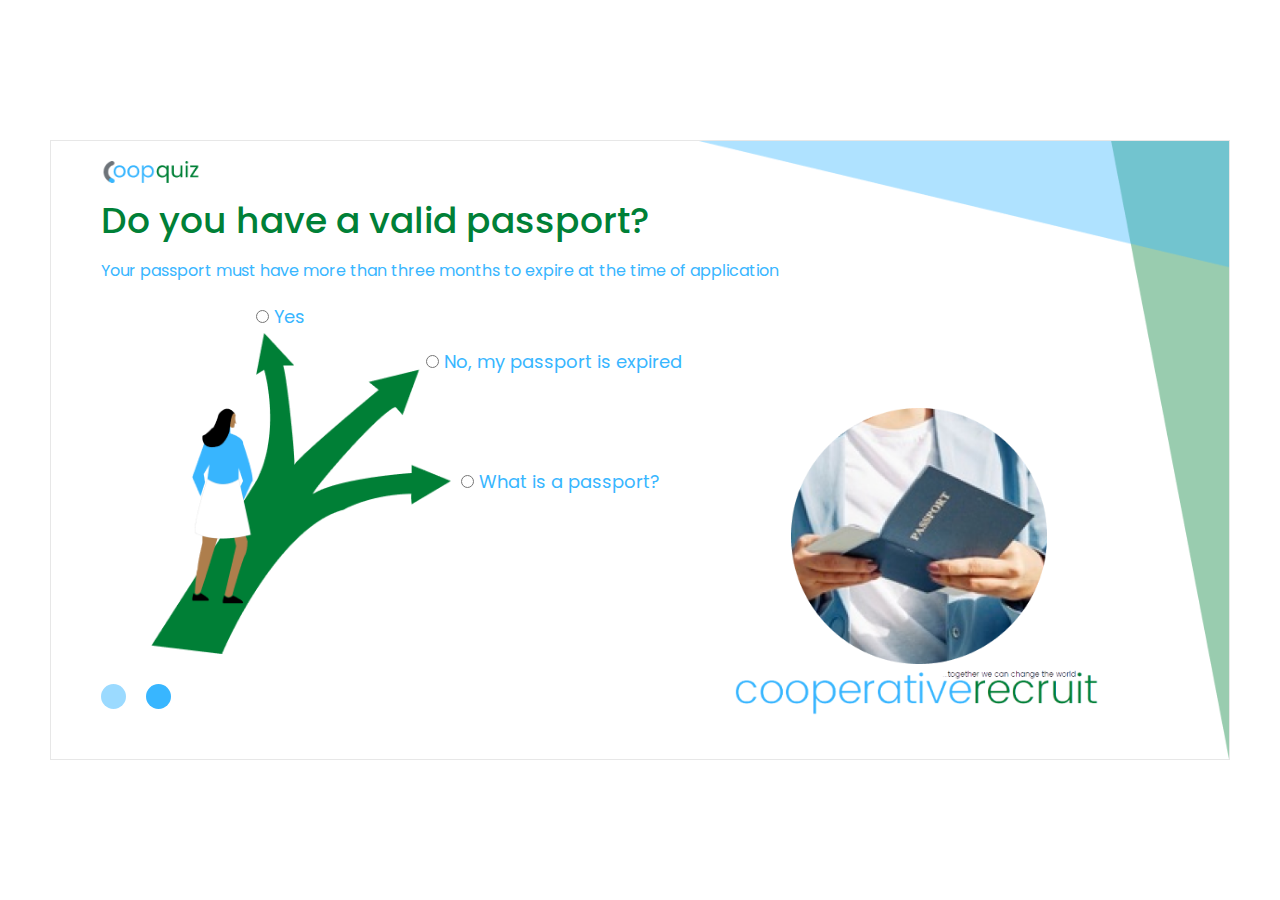
<file: coop-test.html>
<!DOCTYPE html>
<html lang="en">
<head>
    <meta charset="UTF-8">
    <meta http-equiv="X-UA-Compatible" content="IE=edge">
    <meta name="viewport" content="width=device-width, initial-scale=1.0">
    <link
      rel="stylesheet"
      href="https://pro.fontawesome.com/releases/v5.10.0/css/all.css"
      integrity="sha384-AYmEC3Yw5cVb3ZcuHtOA93w35dYTsvhLPVnYs9eStHfGJvOvKxVfELGroGkvsg+p"
      crossorigin="anonymous"
    />
    <link rel="stylesheet" href="css/modal.css">
    <link rel="stylesheet" href="css/styles.css">
    <link rel="stylesheet" href="css/dashboard.css">
    <title>Resources</title>
</head>
<body> 
    <div class="quiz-container container">
        <div class="quiz-wrap">       
            <div class="quiz">
                <div class="test-question-wrap">
                    <img src="img/quiz-logo.png" alt="" class="quiz-logo">
                    <img src="img/frame.png" alt="" class="frame">
                    <h2 class="heading">Do you have a valid passport?</h2>
                    <p class="blue">Your passport must have more than three months to expire at the time of application</p>
                    <div class="test-question">
                        <form action="#">
                            <div class="input-wrap blue first-arrow">
                                <input type="radio" name="passport" id="yes" value="yes"> Yes
                            </div>
                            <div class="input-wrap blue second-arrow">
                                <input type="radio" name="passport" id="no" value="no"> No, my passport is expired
                            </div>                               
                            <div class="input-wrap blue third-arrow">
                                <input type="radio" name="passport" id="other" value="other"> What is a passport?
                            </div>                               
                        </form>                
                        <img src="img/quiz.png" alt="">
                        <div class="buttons">
                            <div class="left-button"><i class="fas fa-arrow-left"></i></div>
                            <div class="right-button"><i class="fas fa-arrow-right"></i></div>
                        </div>
                    </div>
                    <div class="test-question-left"></div>
                    <div class="test-question-right">
                        <img src="img/1.png" alt="" class="test-question-img">
                        <img src="img/logo2.png" alt="" class="test-question-logo">
                    </div>
                </div>
            </div>
            <div class="quiz">
                <div class="test-question-wrap">
                    <img src="img/quiz-logo.png" alt="" class="quiz-logo">
                    <img src="img/frame.png" alt="" class="frame">
                    <h2 class="heading">Has your name changed?</h2>
                    <p class="blue">For example, you got married and changed your surname</p>
                    <div class="test-question">
                        <form action="#">
                            <div class="input-wrap blue first-arrow">
                                <input type="radio" name="name-change" id="yes" value="yes"> Yes
                            </div>                        
                            <div class="input-wrap blue third-arrow">
                                <input type="radio" name="name-change" id="no" value="no"> No
                            </div>                               
                        </form>                
                        <img src="img/quiz.png" alt="">
                        <div class="buttons">
                            <div class="left-button"><i class="fas fa-arrow-left"></i></div>
                            <div class="right-button"><i class="fas fa-arrow-right"></i></div>
                        </div>
                    </div>
                    <div class="test-question-left"></div>
                    <div class="test-question-right">
                        <img src="img/2.png" alt="" class="test-question-img">
                        <img src="img/logo2.png" alt="" class="test-question-logo">
                    </div>

                </div>
            </div>
            <div class="quiz">
                <div class="test-question-wrap">
                    <img src="img/quiz-logo.png" alt="" class="quiz-logo">
                    <img src="img/frame.png" alt="" class="frame">
                    <h2 class="heading">Are you registered in your country of residence?</h2>
                    <p class="blue">Your license must be valid at the time of application</p>
                    <div class="test-question">
                        <form action="#">
                            <div class="input-wrap blue first-arrow">
                                <input type="radio" name="license" id="yes" value="yes"> Yes
                            </div>
                            <div class="input-wrap blue second-arrow">
                                <input type="radio" name="license" id="no" value="no"> No
                            </div>                               
                            <div class="input-wrap blue third-arrow">
                                <input type="radio" name="license" id="other" value="not-ready"> My registration will soon be ready
                            </div>                               
                        </form>                
                        <img src="img/quiz.png" alt="">
                        <div class="buttons">
                            <div class="left-button"><i class="fas fa-arrow-left"></i></div>
                            <div class="right-button"><i class="fas fa-arrow-right"></i></div>
                        </div>
                    </div>
                    <div class="test-question-left"></div>
                    <div class="test-question-right">
                        <img src="img/3.png" alt="" class="test-question-img">
                        <img src="img/logo2.png" alt="" class="test-question-logo">
                    </div>

                </div>
            </div>
            <div class="quiz">
                <div class="test-completed">
                    <h2 class="heading">Quiz Completed</h2>
                    <img src="img/completed.png" alt="">
                    <h3>Nice work!</h3>
                    <p>Thanks for completing the coopquiz</p>
                    <p>Just sit tight and we'll match you with the resources that will make your application successful</p>
                    <button><a href="dashboard.html">Go back to dashboard</a></button>
                </div>
            </div>   
        </div>
    </div>

    <script src="js/index.js"></script>
</body>
</html>
</file>
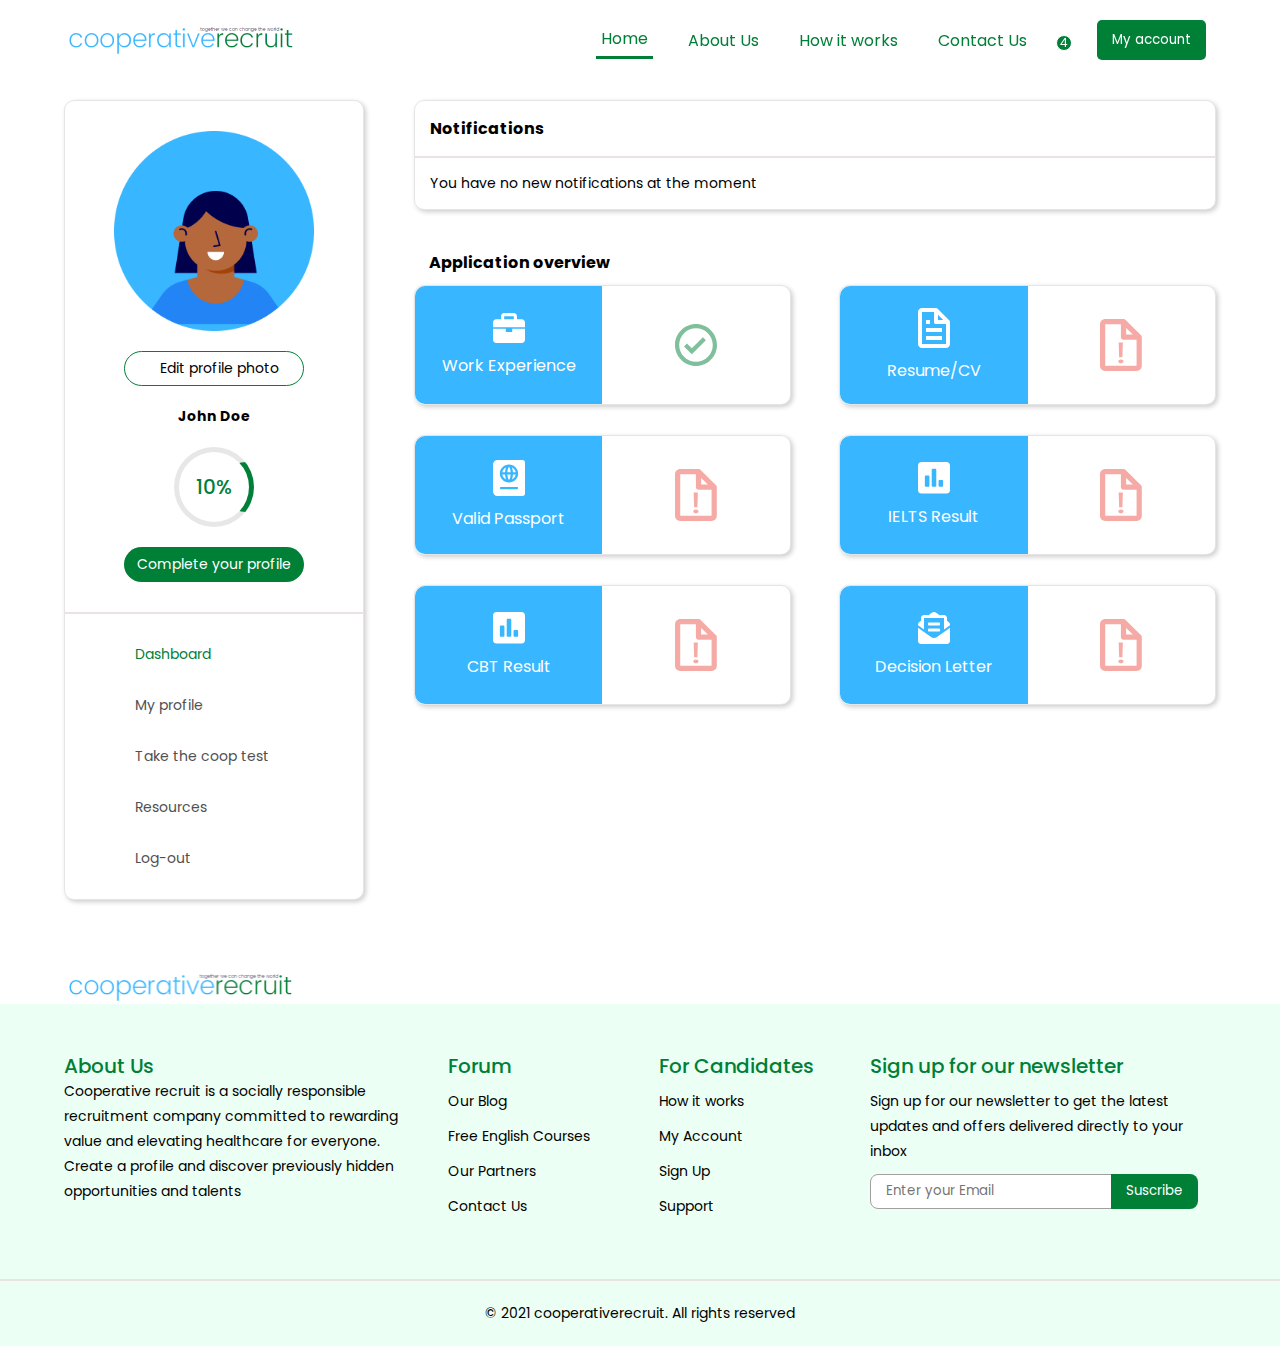
<file: dashboard.html>
<!DOCTYPE html>
<html lang="en">
<head>
    <meta charset="UTF-8">
    <meta http-equiv="X-UA-Compatible" content="IE=edge">
    <meta name="viewport" content="width=device-width, initial-scale=1.0">
    <link
      rel="stylesheet"
      href="https://pro.fontawesome.com/releases/v5.10.0/css/all.css"
      integrity="sha384-AYmEC3Yw5cVb3ZcuHtOA93w35dYTsvhLPVnYs9eStHfGJvOvKxVfELGroGkvsg+p"
      crossorigin="anonymous"
    />
    <link rel="stylesheet" href="css/modal.css">
    <link rel="stylesheet" href="css/styles.css">
    <link rel="stylesheet" href="css/dashboard.css">
    <title>Dashboard</title>
</head>
<body>
    <div class="container">
        <header class="container">
            <div class="logo"><img src="img/logo.png" alt="logo"></div>
            <nav class="nav-links">
                <ul>
                    <li class="active">Home</li>
                    <li><a href="about-us.html">About Us</a></li>
                    <li><a href="how-it-works.html">How it works</a></li>
                    <li><a href="contact-us.html">Contact Us</a></li>
                    <div class="dashboard-nav-icons">
                        <i class="fas fa-bell heading"></i>
                        <div id="notifications">4</div>
                        <div class="back-shadow">
                            <div class="notifications-wrap">
                                <div class="small-triangle"></div>
                                <div class="notifications-item"><p>Lorem ipsum sit amet!...</p>
                                <p class="notification-time">3 days ago</p>
                                </div>
                                <div class="notifications-item"><p>Lorem ipsum sit amet!...</p>
                                <p class="notification-time">3 days ago</p>
                                </div>
                                <div class="notifications-item"><p>Lorem ipsum sit amet!...</p><p class="notification-time">3 days ago</p></div>
                                <div class="notifications-item"><p>Lorem ipsum sit amet!...</p><p class="notification-time">3 days ago</p></div>
                            </div>
                        </div>
                    </div>
                    <button id = "login" onclick="openModal();">My account</button>
                </ul>
                <i class="fas fa-bars mobile-nav-icon" id="icon" onclick="toggleMobileNav()"></i>
            </nav>
        </header>
        <nav class="mobile-nav" id="mobile-nav">
            <ul>
                <li>Home</li> <hr>
                <li><a href="about-us.html">About Us</a></li> <hr>
                <li><a href="how-it-works.html">How it works</a></li> <hr>
                <li><a href="contact-us.html">Contact Us</a></li> <hr>
                <!-- <li onclick="openModal();">Login / Register</li> -->
            </ul>
           
        </nav>
        <div class="main-content">
            <div class="side-nav shadow">
                <div class="profile-details">
                    <div class="profile-picture">
                        <img src="img/dash-img.png" alt="">
                    </div>
                    <button class="transparent"><i class="fas fa-pencil"></i> Edit profile photo</button>
                    <p class="name"><b>John Doe</b></p>
                    <div class="circle-progress-bar">
                        <div class="inner-circle progress-status"></div>
                        <div class="inner-circle">10%</div>
                    </div>
                    <button class="green">Complete your profile</button> 
                </div>
                <hr>
                <ul class="side-nav-links">
                    <li class="active"><i class="fas fa-th-large"></i> Dashboard</li>
                    <li><a href="profile.html"><i class="fas fa-user-circle"></i>My profile</a></li>
                    <li><a href="coop-test.html"><i class="fas fa-chart-line"></i>Take the coop test</a></li>
                    <li><a href="resources.html"><i class="fas fa-book"></i>Resources</a></li>
                    <li><a href="index.html"><i class="fas fa-sign-out"></i>Log-out</a></li>
                </ul>
            </div>
            <div class="main-wrap">
                <div class="wrap-item shadow">
                    <p class="section-header"><b>Notifications</b></p>
                    <hr>
                    <p>You have no new notifications at the moment</p>
                </div>
                <div class="overview">
                    <p class="section-header"><b>Application overview</b></p>
                    <div class="overview-item-container">
                         <div class="overview-item shadow">
                            <div class="overview-item-left">
                                <img src="img/toolbox.svg" alt="">
                                <p>Work Experience</p>
                            </div>
                            <div class="overview-item-right">
                                <img src="img/check-circle.svg" alt="">
                            </div>
                        </div>
                         <div class="overview-item shadow">
                            <div class="overview-item-left">
                                <img src="img/resume.svg" alt="">
                                <p>Resume/CV</p>
                            </div>
                            <div class="overview-item-right">
                                <img src="img/failed-file.svg" alt="">
                            </div>
                        </div>
                         <div class="overview-item shadow">
                            <div class="overview-item-left">
                                <img src="img/globe-file.svg" alt="">
                                <p>Valid Passport</p>
                            </div>
                            <div class="overview-item-right">
                                <img src="img/failed-file.svg" alt="">
                            </div>
                        </div>
                         <div class="overview-item shadow">
                            <div class="overview-item-left">
                                <img src="img/result.svg" alt="">
                                <p>IELTS Result</p>
                            </div>
                            <div class="overview-item-right">
                                <img src="img/failed-file.svg" alt="">
                            </div>
                        </div>
                         <div class="overview-item shadow">
                            <div class="overview-item-left">
                                <img src="img/result.svg" alt="">
                                <p>CBT Result</p>
                            </div>
                            <div class="overview-item-right">
                                <img src="img/failed-file.svg" alt="">
                            </div>
                        </div>
                         <div class="overview-item shadow">
                            <div class="overview-item-left">
                                <img src="img/letter.svg" alt="">
                                <p>Decision Letter</p>
                            </div>
                            <div class="overview-item-right">
                                <img src="img/failed-file.svg" alt="">
                            </div>
                        </div>
                    </div>                   
                </div>
            </div>
        </div>
        <footer>
            <div class="logo">
                <img src="img/logo.png" alt="logo">
            </div>
            <div class="footer-wrap">
                <div class="footer-about wider">
                    <h4 class="heading ">About Us</h4>
                    <p><span>Cooperative recruit</span> is a socially responsible recruitment company committed to rewarding value and elevating healthcare for everyone. Create a profile and discover previously hidden opportunities and talents</p>
                </div>
                <div class="footer-forum small">
                    <h4 class="heading ">Forum</h4>
                    <ul>
                        <li>Our Blog</li>
                        <li>Free English Courses</li>
                        <li>Our Partners</li>
                        <li>Contact Us</li>
                    </ul>
                </div>
                <div class="footer-candidates small">
                    <h4 class="heading ">For Candidates</h4>
                    <ul>
                        <li>How it works</li>
                        <li>My Account</li>
                        <li>Sign Up</li>
                        <li>Support</li>
                    </ul>
                </div>
                <div class="footer-newsletter wider">
                    <h4 class="heading ">Sign up for our newsletter</h4>
                    <p>Sign up for our newsletter to get the latest updates and offers delivered directly to your inbox</p>
                    <div class="suscribe">
                        <input type="text" placeholder="Enter your Email">
                        <button id="suscribe-button">Suscribe</button>
                    </div>
                </div>
            </div>
            <hr>
            <div class="copyright">
                <p>&copy; 2021 cooperativerecruit. All rights reserved </p>
            </div>
        </footer>
    </div>
    <div class="modal sign-in-wrap" id="modal">
        <div class="dashboard-wrap sign-in">
            <div class="page-title">
                <p>Profile Completion</p>
                <p class="close-modal" onclick="closeSignInModal();">x</p>
            </div>
            <div class="dashboard-modal">
                <div class="flex">
                    <p><b>10%</b></p>
                    <div class="progress-bar-container">
                        <div class="progress-bar"></div>
                    </div>  
                </div>
                
                <div class="profile-sections">
                    <p>Complete your profile by uploading the following missing requirements from your profile page</p>
                    <div class="profile-sections-item">
                        <div class="profile-sections-item-text">
                            <p>10%</p>
                            <p>Work Experience</p>
                        </div>
                        <img src="img/check-circle.svg" alt="">
                    </div>
                    <div class="profile-sections-item">
                        <div class="profile-sections-item-text">
                            <p>10%</p>
                            <p>Valid Passport</p>
                        </div>
                       <img src="img/failed-file.svg" alt="">
                    </div>
                    <div class="profile-sections-item">
                        <div class="profile-sections-item-text">
                            <p>10%</p>
                            <p>CBT</p>
                        </div>
                       <img src="img/failed-file.svg" alt="">
                    </div>
                    <div class="profile-sections-item">
                        <div class="profile-sections-item-text">
                            <p>10%</p>
                            <p>IELTS</p>
                        </div>
                       <img src="img/failed-file.svg" alt="">
                    </div>
                    <div class="profile-sections-item">
                        <div class="profile-sections-item-text">
                            <p>10%</p>
                            <p>Decision letter</p>
                        </div>
                       <img src="img/failed-file.svg" alt="">
                    </div>
                </div>

            </div>

        </div>
    </div>

    <script src="js/index.js"></script>
</body>
</html>
</file>
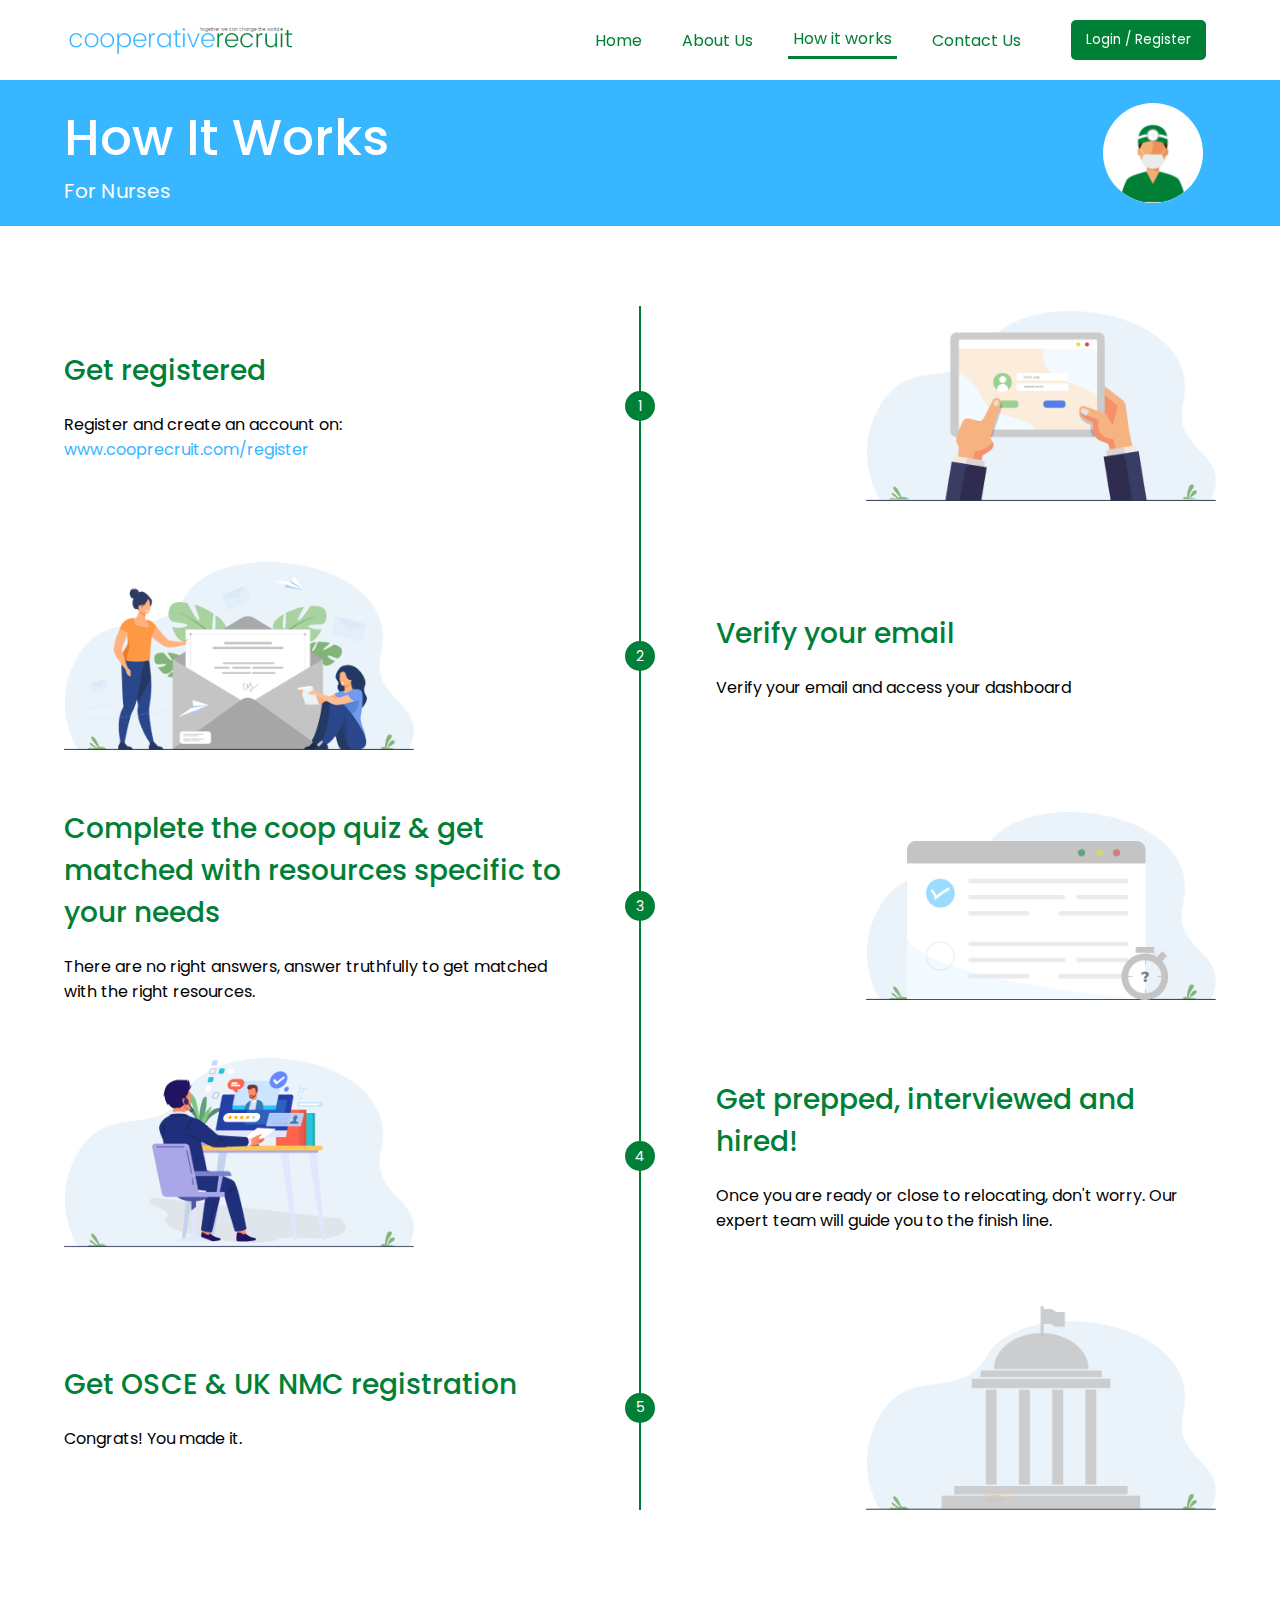
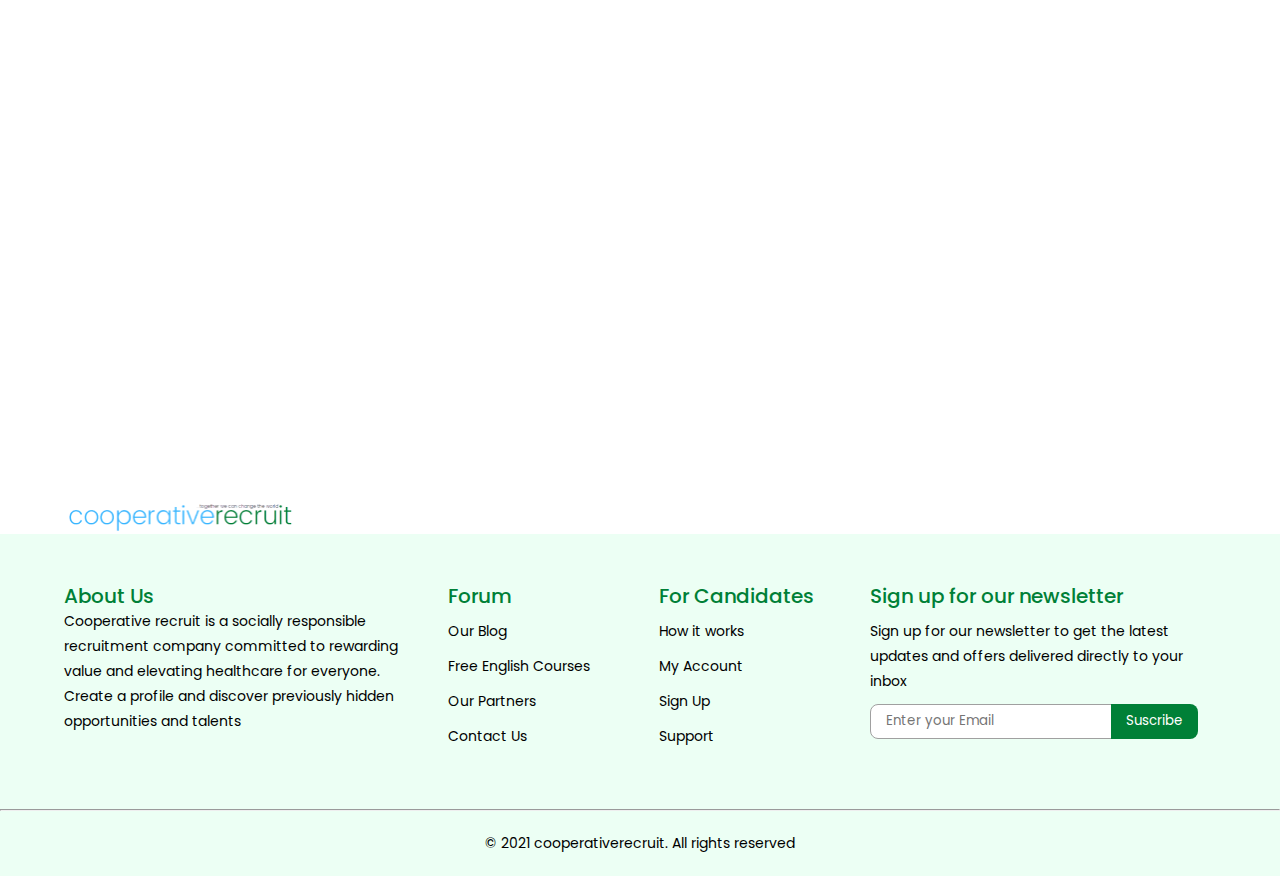
<file: how-it-works.html>
<!DOCTYPE html>
<html lang="en">
<head>
    <meta charset="UTF-8">
    <meta http-equiv="X-UA-Compatible" content="IE=edge">
    <meta name="viewport" content="width=device-width, initial-scale=1.0">
    <link
      rel="stylesheet"
      href="https://pro.fontawesome.com/releases/v5.10.0/css/all.css"
      integrity="sha384-AYmEC3Yw5cVb3ZcuHtOA93w35dYTsvhLPVnYs9eStHfGJvOvKxVfELGroGkvsg+p"
      crossorigin="anonymous"
    />
    <link rel="stylesheet" href="css/modal.css">
    <link rel="stylesheet" href="css/styles.css">
    <link rel="stylesheet" href="css/how-it-works.css">
    <title>How It Works</title>
</head>
<body>
    <div class="container">
         <!-- Header goes here -->
         <header class="container">
            <div class="logo"><img src="img/logo.png" alt="logo"></div>
            <nav class="nav-links">
                <ul>
                    <li><a href="index.html">Home</a></li>
                    <li><a href="about-us.html">About Us</a></li>
                    <li class="active">How it works</li>
                    <li><a href="contact-us.html">Contact Us</a></li>
                    <button id = "login" onclick="openModal();">Login / Register</button>
                </ul>
                <i class="fas fa-bars mobile-nav-icon" id="icon" onclick="toggleMobileNav()"></i>
            </nav>
        </header>
        <!-- Mobile navigation goes here -->
        <nav class="mobile-nav" id="mobile-nav">
            <ul>
                <li><a href="index.html">Home</a></li> <hr>
                <li><a href="about-us.html">About Us</a></li> <hr>
                <li>How it works</li> <hr>
                <li><a href="contact-us.html">Contact Us</a></li> <hr>
                <li onclick="openModal();">Login / Register</li>
            </ul>
        </nav>
        <div class="page-header">
        <div>
            <h1>How It Works</h1>
            <p>For Nurses</p>
        </div>
        <img src="img/avatar.png" alt="">
        </div>
        <div class="steps-container">
            <div class="steps-item reverse">
                <div class="steps-item-text">
                    <h3 class="heading">Get registered</h3>
                    <p>Register and create an account on: <br> <span class="blue">www.cooprecruit.com/register</span></p>
                </div>
                <img src="img/one.png" alt="">
                <div class="number">1</div>
            </div>
            <div class="steps-item">
                <img src="img/ex.png" alt="">
                <div class="steps-item-text">
                    <h3 class="heading">Verify your email</h3>
                    <p>Verify your email and access your dashboard</p>
                </div>
                <div class="number">2</div>
            </div>
            <div class="steps-item reverse">
                <div class="steps-item-text">
                    <h3 class="heading">Complete the coop quiz & get matched with resources specific to your needs</h3>
                    <p>There are no right answers, answer truthfully to get matched with the right resources.</p>
                </div>
                <img src="img/three.png" alt="">
                <div class="number">3</div>
            </div>
            <div class="steps-item">
                <img src="img/four.png" alt="">
                <div class="steps-item-text">
                    <h3 class="heading">Get prepped, interviewed and hired!</h3>
                    <p>Once you are ready or close to relocating, don't worry. Our expert team will guide you to the finish line.</p>
                </div>
                <div class="number">4</div>
            </div>
            <div class="steps-item reverse">
                <div class="steps-item-text">
                    <h3 class="heading">Get OSCE & UK NMC registration</h3>
                    <p>Congrats! You made it.</p>
                </div>
                <img src="img/five.png" alt="">
                <div class="number">5</div>
            </div>
            <div class="line"></div>
        </div>
        <div class="youtube">
            <iframe width="560" height="315" src="https://www.youtube.com/embed/IUN664s7N-c" title="YouTube video player" frameborder="0" allow="accelerometer; autoplay; clipboard-write; encrypted-media; gyroscope; picture-in-picture" allowfullscreen></iframe>
        </div>
        <footer>
            <div class="logo">
                <img src="img/logo.png" alt="logo">
            </div>
            <div class="footer-wrap">
                <div class="footer-about wider">
                    <h4 class="heading ">About Us</h4>
                    <p><span>Cooperative recruit</span> is a socially responsible recruitment company committed to rewarding value and elevating healthcare for everyone. Create a profile and discover previously hidden opportunities and talents</p>
                </div>
                <div class="footer-forum small">
                    <h4 class="heading ">Forum</h4>
                    <ul>
                        <li>Our Blog</li>
                        <li>Free English Courses</li>
                        <li>Our Partners</li>
                        <li>Contact Us</li>
                    </ul>
                </div>
                <div class="footer-candidates small">
                    <h4 class="heading ">For Candidates</h4>
                    <ul>
                        <li>How it works</li>
                        <li>My Account</li>
                        <li>Sign Up</li>
                        <li>Support</li>
                    </ul>
                </div>
                <div class="footer-newsletter wider">
                    <h4 class="heading ">Sign up for our newsletter</h4>
                    <p>Sign up for our newsletter to get the latest updates and offers delivered directly to your inbox</p>
                    <div class="suscribe">
                        <input type="text" placeholder="Enter your Email">
                        <button id="suscribe-button">Suscribe</button>
                    </div>
                </div>
            </div>
            <hr>
            <div class="copyright">
                <p>&copy; 2021 cooperativerecruit. All rights reserved </p>
            </div>
        </footer>
    </div>
    <div class="modal" id="modal">
        <div class="sign-wrap" id="sign-up">
            <div class="page-title">
                <p>Create a new account</p>
                <div class="close-modal" onclick="closeSignUpModal();">x</div>
            </div>
            <form action="#">
                <div class="form-input">
                    <label for="first-name">First Name</label>
                    <input type="text" placeholder="Enter your first name" id="first-name">
                </div>
                <div class="form-input">
                    <label for="last-name">Last Name</label>
                    <input type="text" placeholder="Enter your last name" id="last-name">
                </div>
                <div class="form-input">
                    <label for="email">Email</label>
                    <input type="email" placeholder="Enter your email address" id="email">
                </div>
                <div class="form-input">
                    <label for="username">Username</label>
                    <input type="text" placeholder="Enter your username" id="username">
                </div>
                <div class="form-input">
                    <label for="password">Password</label>
                    <input type="password" placeholder="Enter your password" id="password">
                </div>
                <div class="form-input">
                    <label for="confirm-password">Confirm Password</label>
                    <input type="text" placeholder="Confirm your password" id="first-name">
                </div>
                <div class="checkbox">
                    <input type="checkbox" name="agree" id="agree"> 
                    <p>By clicking on this checkbox, you agree to our terms, conditions and privacy policy</p>
                </div>
                <input type="submit" value="SUBMIT" id="submit">
                <p class="have-account">Already have an account? <span class="blue" onclick="openSignIn();">Log in</span></p>
            </form>
        </div>
        <div class="sign-wrap sign-in sign-in-wrap" id="sign-in">
            <div class="page-title">
                <p>Sign in</p>
                <p class="close-modal" onclick="closeSignInModal();">x</p>
            </div>
            <div class="social-accounts">
                <div>
                    <div class="social-icon google center"><i class="fab fa-google"></i></div>
                    <div class="center">continue with Google</div>
                </div>
                <div>
                    <div class="social-icon linkedin center"><i class="fab fa-linkedin"></i></div>
                    <div class="center">continue with LinkedIn</div>
                </div>
            </div>
            <div class="continue">
                <hr>
                <p>or continue with username and password</p>
                <hr>
            </div>
            <form action="#">
                <div class="form-input">
                    <label for="username">Username</label>
                    <input type="text" placeholder="Enter your username" id="username">
                </div>
                <div class="form-input">
                    <label for="password">Password</label>
                    <input type="password" placeholder="Enter your password" id="password">
                </div>
                <input type="submit" value="SUBMIT" id="submit">
            </form>
            <p class="have-account">Forgot Password? <span class="blue" onclick="openFirstModal();">Sign up</span> </p>
        </div>
        <div class="sign-wrap sign-in sign-in-wrap" id="first-modal">
            <div class="page-title">
                <p>Create a new account</p>
                <p class="close-modal" onclick="openModal();">x</p>
            </div>
            <form action="">
                <div class="form-input select">
                    <label for="gender">Who referred you?</label>
                    <select name="referee" id="referee">
                        <option value="">Choose an option</option>
                        <option value="male">Male</option>
                        <option value="female">Female</option>
                        <option value="anon">Prefer not to say</option>
                    </select>
                </div>
                <div class="form-input select">
                    <label for="gender">How did you hear about us</label>
                    <select name="hear-of-us" id="hear-of-us">
                        <option value="">Choose an option</option>
                        <option value="friend">Through a friend</option>
                        <option value="linkedin">LinkedIn</option>
                        <option value="social media">Social Media</option>
                        <option value="job boards">Job boards/websites</option>
                        <option value="others">others</option>
                    </select>
                </div>
                <div class="other-signin">
                    <div>
                        <div class="social-icon google center"><i class="fab fa-google"></i></div>
                        <div class="center">continue with Google</div>
                    </div>
                    <div>
                        <div class="social-icon linkedin center"><i class="fab fa-linkedin"></i></div>
                        <div class="center">continue with LinkedIn</div>
                    </div>
                </div>
                <div class="btn" onclick="openSignUp();">Continue with Email</div>
            </form>
            <p class="have-account">Already have an account? <span class="blue" onclick="openSignIn();">Sign in</span> </p>
        </div>
    </div>

    <script src="js/index.js"></script>
</body>
</html>
</file>
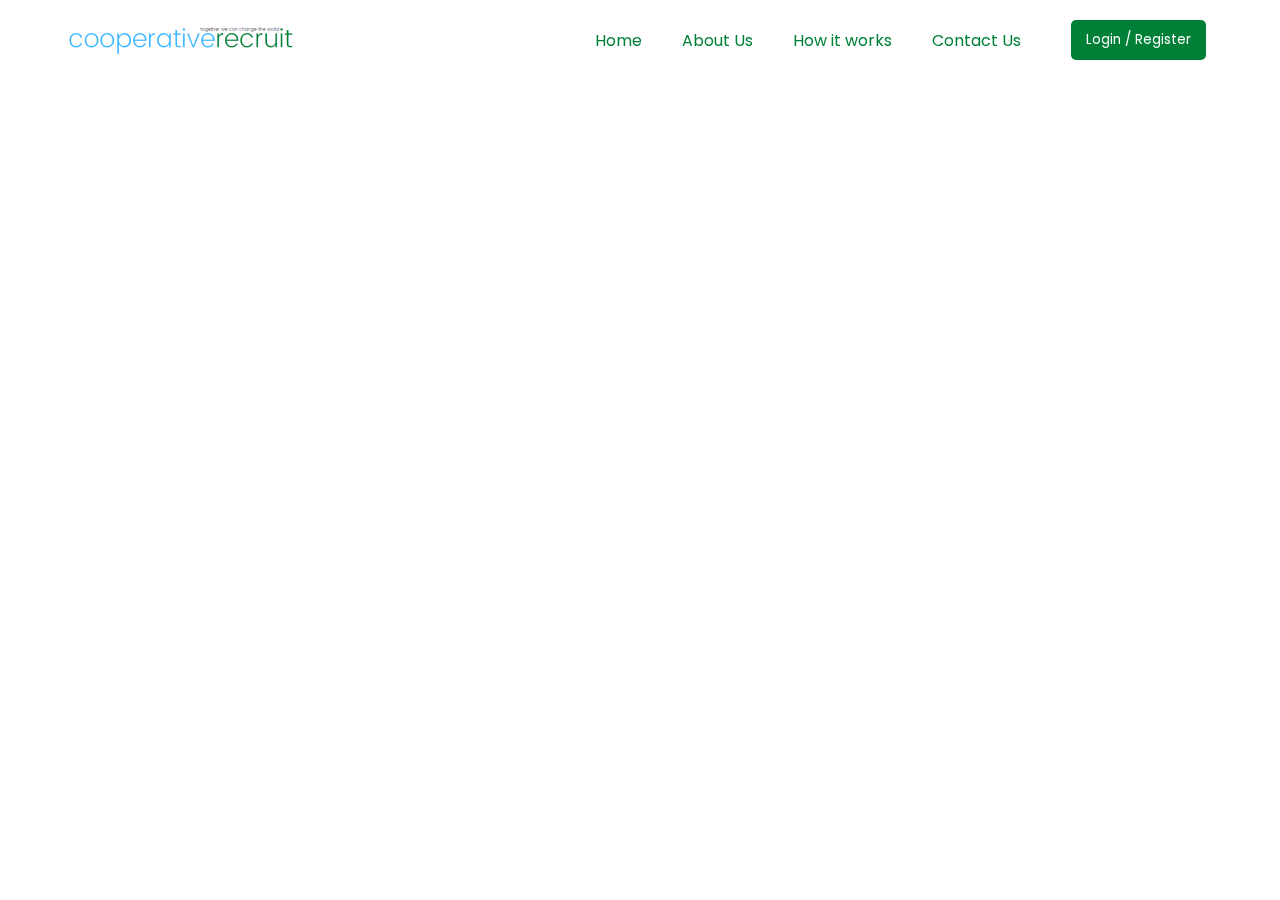
<file: modal.html>
<!DOCTYPE html>
<html lang="en">
<head>
    <meta charset="UTF-8">
    <meta http-equiv="X-UA-Compatible" content="IE=edge">
    <meta name="viewport" content="width=device-width, initial-scale=1.0">
    <link
      rel="stylesheet"
      href="https://pro.fontawesome.com/releases/v5.10.0/css/all.css"
      integrity="sha384-AYmEC3Yw5cVb3ZcuHtOA93w35dYTsvhLPVnYs9eStHfGJvOvKxVfELGroGkvsg+p"
      crossorigin="anonymous"
    />
    <link rel="stylesheet" href="css/styles.css">
    <link rel="stylesheet" href="css/modal.css">
    <title>Sign in and Sign up pages</title>
</head>
<body>
    <header class="container">
        <div class="logo"><img src="img/logo.png" alt="logo"></div>
        <nav class="nav-links">
            <ul>
                <li><a href="index.html">Home</a></li>
                <li><a href="about-us.html">About Us</a></li>
                <li><a href="how-it-works.html">How it works</a></li>
                <li><a href="contact-us.html">Contact Us</a></li>
                <button id = "login" onclick="openModal();">Login / Register</button>
            </ul>
            <i class="fas fa-bars mobile-nav-icon" id="icon" onclick="toggleMobileNav()"></i>
        </nav>
    </header>
    <div class="modal" id="modal">
        <div class="sign-wrap" id="sign-up">
            <div class="page-title">
                <p>Create a new account</p>
                <div class="close-modal" onclick="closeSignUpModal();">x</div>
            </div>
            <form action="#">
                <div class="form-input">
                    <label for="first-name">First Name</label>
                    <input type="text" placeholder="Enter your first name" id="first-name">
                </div>
                <div class="form-input">
                    <label for="last-name">Last Name</label>
                    <input type="text" placeholder="Enter your last name" id="last-name">
                </div>
                <div class="form-input">
                    <label for="email">Email</label>
                    <input type="email" placeholder="Enter your email address" id="email">
                </div>
                <div class="form-input">
                    <label for="username">Username</label>
                    <input type="text" placeholder="Enter your username" id="username">
                </div>
                <div class="form-input">
                    <label for="phone">Phone</label>
                    <input type="tel" placeholder="Enter your phone number" id="phone">
                </div>
                <div class="form-input select">
                    <label for="gender">Gender</label>
                    <select name="gender" id="gender">
                        <option value="">Choose a gender</option>
                        <option value="male">Male</option>
                        <option value="female">Female</option>
                        <option value="anon">Prefer not to say</option>
                    </select>
                </div>
                <div class="form-input">
                    <label for="qualification">Qualification(s)</label>
                    <input type="text" placeholder="Enter your qualifications" id="qualification">
                </div>
                <div class="form-input">
                    <label for="experience">Years of Experience</label>
                    <input type="text" placeholder="Enter your years of experience" id="experience">
                </div>
                <div class="form-input">
                    <label for="password">Password</label>
                    <input type="password" placeholder="Enter your password" id="password">
                </div>
                <div class="form-input">
                    <label for="confirm-password">Confirm Password</label>
                    <input type="text" placeholder="Confirm your password" id="first-name">
                </div>
                <!-- <div class="form-input resume-container">
                    <i class="fas fa-envelope"></i>
                    <div class="resume-text">
                        <p><b>Resume / CV</b></p>
                        <p class="upload-text">Upload or drag and drop</p>
                        <p class="light-text">PDF(Preferred), DOCX, DOC, RTF, TXT up to 1MB</p>
                    </div>
                    <button class="upload">
                        <i class="fas fa-envelope"></i>
                        <p>Upload</p>
                    </button>
                </div> -->
                <div class="checkbox">
                    <input type="checkbox" name="agree" id="agree"> 
                    <p>By clicking on this checkbox, you agree to our terms, conditions and privacy policy</p>
                </div>
                <input type="submit" value="SUBMIT" id="submit">
                <p class="have-account">Already have an account? <span class="blue" onclick="openSignIn();">Log in</span></p>
            </form>
        </div>
        <div class="sign-wrap sign-in sign-in-wrap" id="sign-in">
            <div class="page-title">
                <p>Sign in</p>
                <p class="close-modal" onclick="closeSignInModal();">x</p>
            </div>
            <div class="social-accounts">
                <div>
                    <div class="social-icon google center"><i class="fab fa-google"></i></div>
                    <div class="center">continue with Google</div>
                </div>
                <div>
                    <div class="social-icon linkedin center"><i class="fab fa-linkedin"></i></div>
                    <div class="center">continue with LinkedIn</div>
                </div>
            </div>
            <div class="continue">
                <hr>
                <p>or continue with username and password</p>
                <hr>
            </div>
            <form action="#">
                <div class="form-input">
                    <label for="username">Username</label>
                    <input type="text" placeholder="Enter your username" id="username">
                </div>
                <div class="form-input">
                    <label for="password">Password</label>
                    <input type="password" placeholder="Enter your password" id="password">
                </div>
                <input type="submit" value="SUBMIT" id="submit">
            </form>
            <p class="have-account">Forgot Password? <span class="blue" onclick="openFirstModal();">Sign up</span> </p>
        </div>
        <div class="sign-wrap sign-in sign-in-wrap" id="first-modal">
            <div class="page-title">
                <p>Create a new account</p>
                <p class="close-modal" onclick="closeSignInModal();">x</p>
            </div>
            <form action="">
                <div class="form-input select">
                    <label for="gender">Who referred you?</label>
                    <select name="referee" id="referee">
                        <option value="">Choose an option</option>
                        <option value="male">Male</option>
                        <option value="female">Female</option>
                        <option value="anon">Prefer not to say</option>
                    </select>
                </div>
                <div class="form-input select">
                    <label for="gender">How did you hear about us</label>
                    <select name="hear-of-us" id="hear-of-us">
                        <option value="">Choose an option</option>
                        <option value="friend">Through a friend</option>
                        <option value="linkedin">LinkedIn</option>
                        <option value="social media">Social Media</option>
                        <option value="job boards">Job boards/websites</option>
                        <option value="others">others</option>
                    </select>
                </div>
                <div class="other-signin">
                    <div>
                        <div class="social-icon google center"><i class="fab fa-google"></i></div>
                        <div class="center">continue with Google</div>
                    </div>
                    <div>
                        <div class="social-icon linkedin center"><i class="fab fa-linkedin"></i></div>
                        <div class="center">continue with LinkedIn</div>
                    </div>
                </div>
                <div class="btn" onclick="openSignUp();">Continue with Email</div>
            </form>
            <p class="have-account">Already have an account? <span class="blue" onclick="openSignIn();">Sign in</span> </p>
        </div>
    </div>

    <script src="js/index.js"></script>
</body>
</html>
</file>
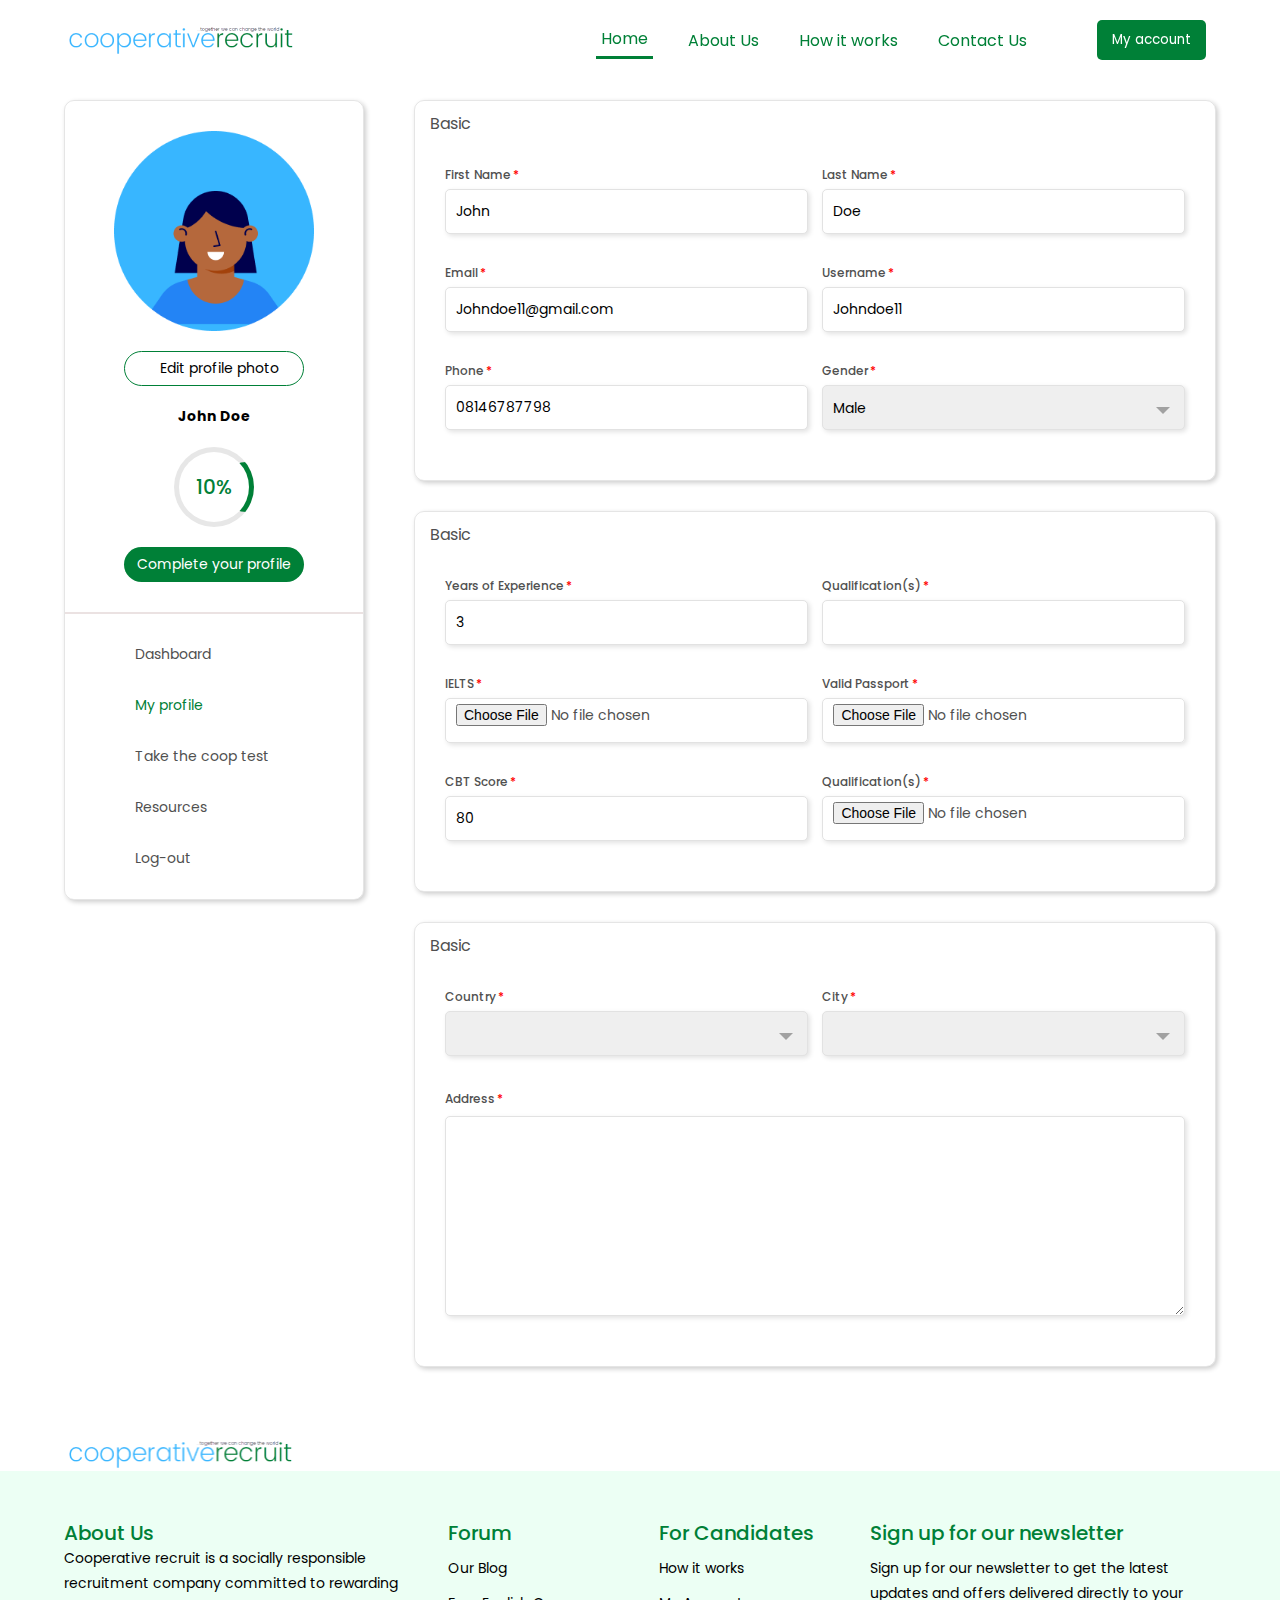
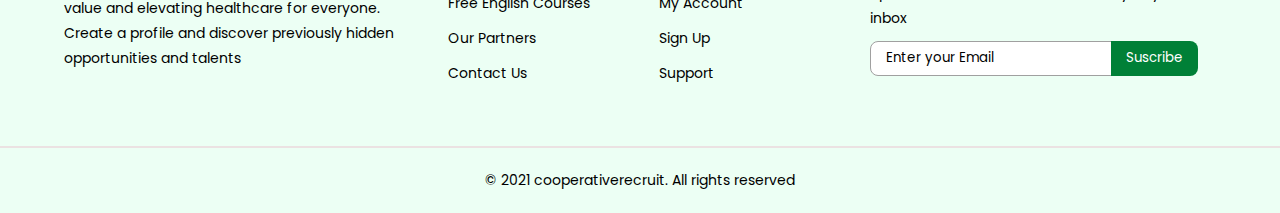
<file: profile.html>
<!DOCTYPE html>
<html lang="en">
<head>
    <meta charset="UTF-8">
    <meta http-equiv="X-UA-Compatible" content="IE=edge">
    <meta name="viewport" content="width=device-width, initial-scale=1.0">
    <link
      rel="stylesheet"
      href="https://pro.fontawesome.com/releases/v5.10.0/css/all.css"
      integrity="sha384-AYmEC3Yw5cVb3ZcuHtOA93w35dYTsvhLPVnYs9eStHfGJvOvKxVfELGroGkvsg+p"
      crossorigin="anonymous"
    />
    <link rel="stylesheet" href="css/modal.css">
    <link rel="stylesheet" href="css/styles.css">
    <link rel="stylesheet" href="css/dashboard.css">
    <title>Dashboard</title>
</head>
<body>
    <div class="container">
        <header class="container">
            <div class="logo"><img src="img/logo.png" alt="logo"></div>
            <nav class="nav-links">
                <ul>
                    <li class="active">Home</li>
                    <li><a href="about-us.html">About Us</a></li>
                    <li><a href="how-it-works.html">How it works</a></li>
                    <li><a href="contact-us.html">Contact Us</a></li>
                    <div class="dashboard-nav-icons">
                        <i class="fas fa-bell heading"></i>
                        <button id = "login" onclick="openModal();">My account</button>
                    </div>
                </ul>
                <i class="fas fa-bars mobile-nav-icon" id="icon" onclick="toggleMobileNav()"></i>
            </nav>
        </header>
        <nav class="mobile-nav" id="mobile-nav">
            <ul>
                <li>Home</li> <hr>
                <li><a href="about-us.html">About Us</a></li> <hr>
                <li><a href="how-it-works.html">How it works</a></li> <hr>
                <li><a href="contact-us.html">Contact Us</a></li> <hr>
                <!-- <li onclick="openModal();">Login / Register</li> -->
            </ul>
           
        </nav>
        <div class="main-content">
            <div class="side-nav shadow">
                <div class="profile-details">
                    <div class="profile-picture">
                        <img src="img/dash-img.png" alt="">
                    </div>
                    <button class="transparent"><i class="fas fa-pencil"></i> Edit profile photo</button>
                    <p class="name"><b>John Doe</b></p>
                    <div class="circle-progress-bar">
                        <div class="inner-circle progress-status"></div>
                        <div class="inner-circle">10%</div>
                    </div>
                    <button class="green">Complete your profile</button> 
                </div>
                <hr>
                <ul class="side-nav-links">
                    <li><a href="dashboard.html"><i class="fas fa-th-large"></i> Dashboard</a></li>
                    <li class="active"><i class="fas fa-user-circle"></i>My profile</li>
                    <li><a href="coop-test.html"><i class="fas fa-chart-line"></i>Take the coop test</a></li>
                    <li><a href="resources.html"><i class="fas fa-book"></i>Resources</a></li>
                    <li><a href="index.html"><i class="fas fa-sign-out"></i>Log-out</a></li>
                </ul>
            </div>
            <form action="" class="dashboard-form">
                <div class="shadow bottom">
                    <p class="section-header">Basic</p>
                    <div class="form-wrap">
                        <div class="form-input">
                            <label for="first-name">First Name</label>
                            <input type="text" value="John" id="first-name">
                        </div>
                        <div class="form-input">
                            <label for="last-name">Last Name</label>
                            <input type="text" value="Doe" id="last-name">
                        </div>
                        <div class="form-input">
                            <label for="email">Email</label>
                            <input type="email" value="Johndoe11@gmail.com" id="email">
                        </div>
                        <div class="form-input">
                            <label for="username">Username</label>
                            <input type="text" value="Johndoe11" id="username">
                        </div>
                        <div class="form-input">
                            <label for="phone">Phone</label>
                            <input type="tel" value="08146787798" id="phone">
                        </div>
                        <div class="form-input select">
                            <label for="gender">Gender</label>
                            <select name="gender" id="gender">
                                <option value="male">Male</option>
                                <option value="female">Female</option>
                                <option value="anon">Prefer not to say</option>
                            </select>
                        </div> 
                    </div>
                </div>
                <div class="shadow bottom">
                    <p class="section-header">Basic</p>
                    <div class="form-wrap">
                        <div class="form-input">
                            <label for="experience">Years of Experience</label>
                            <input type="text" value="3" id="experience">
                        </div>
                        <div class="form-input">
                            <label for="qualification">Qualification(s)</label>
                            <input type="text" value="" id="qualification">
                        </div>
                        <div class="form-input">
                            <label for="ielts">IELTS</label>
                            <input type="file" value="" id="ielts" class="input-file">
                        </div>
                        <div class="form-input">
                            <label for="passport">Valid Passport</label>
                            <input type="file" value="" id="passport" class="input-file">
                        </div>
                        <div class="form-input">
                            <label for="cbt">CBT Score</label>
                            <input type="text" value="80" id="cbt">
                        </div>
                        <div class="form-input">
                            <label for="decision-letter">Qualification(s)</label>
                            <input type="file" value="" id="decision-letter" class="input-file">
                        </div>
                    </div>
                </div>
                <div class="shadow">
                    <p class="section-header">Basic</p>
                    <div class="form-wrap">
                        <div class="form-input select">
                            <label for="country">Country</label>
                            <select name="country" id="country">
                            </select>
                        </div> 
                        <div class="form-input select">
                            <label for="city">City</label>
                            <select name="city" id="city">
                            </select>
                        </div> 
                        <div class="form-input text-box">
                            <label for="address">Address</label>
                            <textarea name="address" id="address" cols="30" rows="10"></textarea>
                        </div>
                    </div>
                </div>
            </form>
        </div>
        <footer>
            <div class="logo">
                <img src="img/logo.png" alt="logo">
            </div>
            <div class="footer-wrap">
                <div class="footer-about wider">
                    <h4 class="heading ">About Us</h4>
                    <p><span>Cooperative recruit</span> is a socially responsible recruitment company committed to rewarding value and elevating healthcare for everyone. Create a profile and discover previously hidden opportunities and talents</p>
                </div>
                <div class="footer-forum small">
                    <h4 class="heading ">Forum</h4>
                    <ul>
                        <li>Our Blog</li>
                        <li>Free English Courses</li>
                        <li>Our Partners</li>
                        <li>Contact Us</li>
                    </ul>
                </div>
                <div class="footer-candidates small">
                    <h4 class="heading ">For Candidates</h4>
                    <ul>
                        <li>How it works</li>
                        <li>My Account</li>
                        <li>Sign Up</li>
                        <li>Support</li>
                    </ul>
                </div>
                <div class="footer-newsletter wider">
                    <h4 class="heading ">Sign up for our newsletter</h4>
                    <p>Sign up for our newsletter to get the latest updates and offers delivered directly to your inbox</p>
                    <div class="suscribe">
                        <input type="text" value="Enter your Email">
                        <button id="suscribe-button">Suscribe</button>
                    </div>
                </div>
            </div>
            <hr>
            <div class="copyright">
                <p>&copy; 2021 cooperativerecruit. All rights reserved </p>
            </div>
        </footer>
    </div>
    <div class="modal sign-in-wrap" id="modal">
        <div class="dashboard-wrap sign-in">
            <div class="page-title">
                <p>Profile Completion</p>
                <p class="close-modal" onclick="closeSignInModal();">x</p>
            </div>
            <div class="dashboard-modal">
                <div class="flex">
                    <p><b>10%</b></p>
                    <div class="progress-bar-container">
                        <div class="progress-bar"></div>
                    </div>  
                </div>
                
                <div class="profile-sections">
                    <p>Complete your profile by uploading the following missing requirements from your profile page</p>
                    <div class="profile-sections-item">
                        <div class="profile-sections-item-text">
                            <p>10%</p>
                            <p>Work Experience</p>
                        </div>
                        <img src="img/check-circle.svg" alt="">
                    </div>
                    <div class="profile-sections-item">
                        <div class="profile-sections-item-text">
                            <p>10%</p>
                            <p>Valid Passport</p>
                        </div>
                       <img src="img/failed-file.svg" alt="">
                    </div>
                    <div class="profile-sections-item">
                        <div class="profile-sections-item-text">
                            <p>10%</p>
                            <p>CBT</p>
                        </div>
                       <img src="img/failed-file.svg" alt="">
                    </div>
                    <div class="profile-sections-item">
                        <div class="profile-sections-item-text">
                            <p>10%</p>
                            <p>IELTS</p>
                        </div>
                       <img src="img/failed-file.svg" alt="">
                    </div>
                    <div class="profile-sections-item">
                        <div class="profile-sections-item-text">
                            <p>10%</p>
                            <p>Decision letter</p>
                        </div>
                       <img src="img/failed-file.svg" alt="">
                    </div>
                </div>

            </div>

        </div>
    </div>

    <script src="js/index.js"></script>
</body>
</html>
</file>
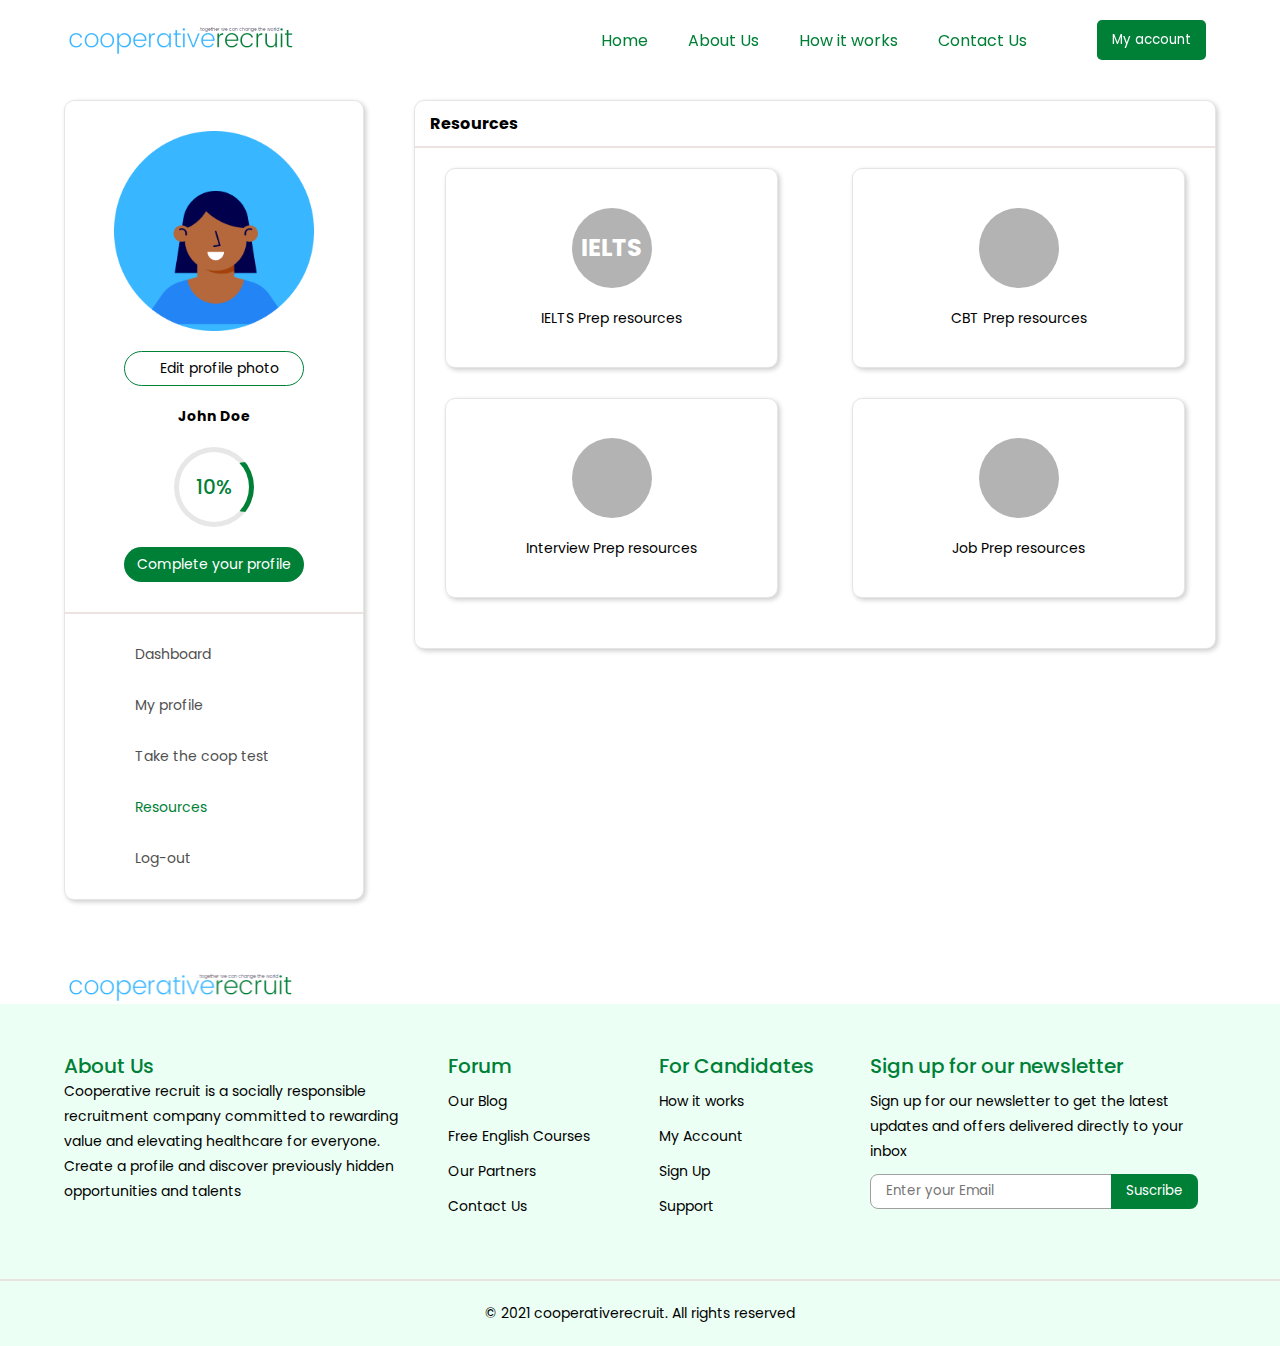
<file: resources.html>
<!DOCTYPE html>
<html lang="en">
<head>
    <meta charset="UTF-8">
    <meta http-equiv="X-UA-Compatible" content="IE=edge">
    <meta name="viewport" content="width=device-width, initial-scale=1.0">
    <link
      rel="stylesheet"
      href="https://pro.fontawesome.com/releases/v5.10.0/css/all.css"
      integrity="sha384-AYmEC3Yw5cVb3ZcuHtOA93w35dYTsvhLPVnYs9eStHfGJvOvKxVfELGroGkvsg+p"
      crossorigin="anonymous"
    />
    <link rel="stylesheet" href="css/modal.css">
    <link rel="stylesheet" href="css/styles.css">
    <link rel="stylesheet" href="css/dashboard.css">
    <title>Resources</title>
</head>
<body> 
    <div class="container">
        <header class="container">
            <div class="logo"><img src="img/logo.png" alt="logo"></div>
            <nav class="nav-links">
                <ul>
                    <li><a href="index.html">Home</a></li>
                    <li><a href="about-us.html">About Us</a></li>
                    <li><a href="how-it-works.html">How it works</a></li>
                    <li><a href="contact-us.html">Contact Us</a></li>
                    <div class="dashboard-nav-icons">
                        <i class="fas fa-bell heading"></i>
                        <button id = "login" onclick="openModal();">My account</button>
                    </div>
                </ul>
                <i class="fas fa-bars mobile-nav-icon" id="icon" onclick="toggleMobileNav()"></i>
            </nav>
        </header>
        <nav class="mobile-nav" id="mobile-nav">
            <ul>
                <li>Home</li> <hr>
                <li><a href="about-us.html">About Us</a></li> <hr>
                <li><a href="how-it-works.html">How it works</a></li> <hr>
                <li><a href="contact-us.html">Contact Us</a></li> <hr>
                <!-- <li onclick="openModal();">Login / Register</li> -->
            </ul>
           
        </nav>
        <div class="main-content">
            <div class="side-nav shadow">
                <div class="profile-details">
                    <div class="profile-picture">
                        <img src="img/dash-img.png" alt="">
                    </div>
                    <button class="transparent"><i class="fas fa-pencil"></i> Edit profile photo</button>
                    <p class="name"><b>John Doe</b></p>
                    <div class="circle-progress-bar">
                        <div class="inner-circle progress-status"></div>
                        <div class="inner-circle">10%</div>
                    </div>
                    <button class="green">Complete your profile</button> 
                </div>
                <hr>
                <ul class="side-nav-links">
                    <li><a href="dashboard.html"><i class="fas fa-th-large"></i> Dashboard</a></li>
                    <li><a href="profile.html"><i class="fas fa-user-circle"></i>My profile</a></li>
                    <li><a href="coop-test.html"><i class="fas fa-chart-line"></i>Take the coop test</a></li>
                    <li class="active"><i class="fas fa-book"></i>Resources</li>
                    <li><a href="index.html"><i class="fas fa-sign-out"></i>Log-out</a></li>
                </ul>
            </div>
            <div class="main-wrap">
               <div class="resources-container shadow">
                <p class="section-header"><b>Resources</b></p>  <hr>
                <div class="resources-item-wrap">
                    <div class="resources-item shadow">
                        <div class="resource-image">IELTS</div>
                        <p>IELTS Prep resources</p>
                    </div>
                    <div class="resources-item shadow">
                        <div class="resource-image"><i class="fas fa-laptop"></i></div>
                        <p>CBT Prep resources</p>
                    </div>
                    <div class="resources-item shadow">
                        <div class="resource-image"><i class="far fa-comments"></i></div>
                        <p>Interview Prep resources</p>
                    </div>
                    <div class="resources-item shadow">
                        <div class="resource-image"><i class="fas fa-history"></i></div>
                        <p>Job Prep resources</p>
                    </div>
                </div>
               </div>
            </div>
        </div>
        <footer>
            <div class="logo">
                <img src="img/logo.png" alt="logo">
            </div>
            <div class="footer-wrap">
                <div class="footer-about wider">
                    <h4 class="heading ">About Us</h4>
                    <p><span>Cooperative recruit</span> is a socially responsible recruitment company committed to rewarding value and elevating healthcare for everyone. Create a profile and discover previously hidden opportunities and talents</p>
                </div>
                <div class="footer-forum small">
                    <h4 class="heading ">Forum</h4>
                    <ul>
                        <li>Our Blog</li>
                        <li>Free English Courses</li>
                        <li>Our Partners</li>
                        <li>Contact Us</li>
                    </ul>
                </div>
                <div class="footer-candidates small">
                    <h4 class="heading ">For Candidates</h4>
                    <ul>
                        <li>How it works</li>
                        <li>My Account</li>
                        <li>Sign Up</li>
                        <li>Support</li>
                    </ul>
                </div>
                <div class="footer-newsletter wider">
                    <h4 class="heading ">Sign up for our newsletter</h4>
                    <p>Sign up for our newsletter to get the latest updates and offers delivered directly to your inbox</p>
                    <div class="suscribe">
                        <input type="text" placeholder="Enter your Email">
                        <button id="suscribe-button">Suscribe</button>
                    </div>
                </div>
            </div>
            <hr>
            <div class="copyright">
                <p>&copy; 2021 cooperativerecruit. All rights reserved </p>
            </div>
        </footer>
    </div>
    <div class="modal sign-in-wrap" id="modal">
        <div class="dashboard-wrap sign-in">
            <div class="page-title">
                <p>Profile Completion</p>
                <p class="close-modal" onclick="closeSignInModal();">x</p>
            </div>
            <div class="dashboard-modal">
                <div class="flex">
                    <p><b>10%</b></p>
                    <div class="progress-bar-container">
                        <div class="progress-bar"></div>
                    </div>  
                </div>
                
                <div class="profile-sections">
                    <p>Complete your profile by uploading the following missing requirements from your profile page</p>
                    <div class="profile-sections-item">
                        <div class="profile-sections-item-text">
                            <p>10%</p>
                            <p>Work Experience</p>
                        </div>
                        <img src="img/check-circle.svg" alt="">
                    </div>
                    <div class="profile-sections-item">
                        <div class="profile-sections-item-text">
                            <p>10%</p>
                            <p>Valid Passport</p>
                        </div>
                       <img src="img/failed-file.svg" alt="">
                    </div>
                    <div class="profile-sections-item">
                        <div class="profile-sections-item-text">
                            <p>10%</p>
                            <p>CBT</p>
                        </div>
                       <img src="img/failed-file.svg" alt="">
                    </div>
                    <div class="profile-sections-item">
                        <div class="profile-sections-item-text">
                            <p>10%</p>
                            <p>IELTS</p>
                        </div>
                       <img src="img/failed-file.svg" alt="">
                    </div>
                    <div class="profile-sections-item">
                        <div class="profile-sections-item-text">
                            <p>10%</p>
                            <p>Decision letter</p>
                        </div>
                       <img src="img/failed-file.svg" alt="">
                    </div>
                </div>

            </div>

        </div>
    </div>

    <script src="js/index.js"></script>
</body>
</html>
</file>
<file: css/modal.css>
@import url("https://fonts.googleapis.com/css2?family=Poppins:wght@300;400;500;600;700&display=swap");
* {
    padding: 0;
    margin: 0;
    box-sizing: border-box;
    font-family: "Poppins";
}
.modal {
    width: 100vw;
    overflow: hidden;
    min-height: 100vh;
    padding: 50px 0;
    background-color: rgba(0, 0, 0, 0.5);
    position: fixed;
    top: 0;
    z-index: 10;
    display: none;
}
#modal.show {
    display: block;
}
#sign-up, #first-modal, #sign-in {
    display: none;
}
button {
    border: none;
}
.sign-wrap {
    background-color: white;
    width: 100%;
    max-width: 600px;
    margin: 0 auto;
    /* border: 1px solid rgba(177, 177, 177, 0.3); */
    border-radius: 10px;
}
.page-title {
    background-color: #38b6ff;
    font-weight: 600;
    display: flex;
    align-items: center;
    justify-content: space-between;
    color: white;
    padding: 10px 30px;
    font-size: 18px;
    border-radius: 10px 10px 0 0;
}
form, .form-wrap {
    padding: 20px 30px;
    display: flex;
    flex-wrap: wrap;
    justify-content: space-between;
    color: #505050;
}
.form-input {
    width: 49%;
    display: flex;
    flex-direction: column;
    margin-bottom: 30px;
    position: relative;
}
.close-modal {
    display: flex;
    align-items: center;
    justify-content: center;
    width: 15px;
    height: 15px;
    border-radius: 50%;
    font-size: 11px;
    cursor: pointer;
    color: #38b6ff;
    background-color: white;
}
label {
    font-size: 12px;
    font-weight: 500;
    margin-bottom: 5px;
}
label:after {
    content: '*';
    color: red;
    margin-left: 2px;
}
.form-input input, .form-input select, .form-input textarea {
    height: 45px;
    border: 1px solid rgb(226, 226, 226);
    border-radius: 5px;
    box-shadow: 2px 2px 5px rgb(226, 226, 226);
    padding: 5px 10px;
    font-size: 14px;
}
.form-input textarea {
    height: 200px;
}
.form-input input:focus, .form-input select:focus, .form-input textarea:focus{
    outline: none;
}
.resume-container{
    border: 1px solid rgb(226, 226, 226);
    box-shadow: 2px 2px 5px rgb(226, 226, 226);
    width: 100%;
    display: flex;
    flex-direction: column;
    justify-content: center;
    align-items: center;
    text-align: center;
    padding: 20px;
    margin: 20px 0;
    font-size: 14px;
    /* background-color: red; */
}
.upload-text {
    font-size: 12px;
    font-weight: 500px;
}
.light-text {
    font-size: 10px;
    font-weight: 300px;
    margin: 5px 0;
}
.upload {
    width: 150px;
    height: 30px;
    border-radius: 20px;
    margin-top: 10px;
    display: flex;
    align-items: center;
    justify-content: center;
    background-color: rgb(220, 240, 236);
    color: #505050;
}
.upload i {
    margin-right: 10px;
}
.checkbox {
    display: flex;
    align-items: center;
    font-size: 12px;
    margin-bottom: 20px;
}
.checkbox p {
    margin-left: 5px;
}
#submit, .btn {
    width: 100%;
    background-color: #008037;
    color: white;
    height: 40px;
    border-radius: 5px;
    border: none;
    margin: 10px 0;
    cursor: pointer;
}
.btn {
    display: flex;
    align-items: center;
    justify-content: center;
}
.green {
    color: #008037;
    font-weight: 600;
}
.have-account {
    text-align: center;
    font-size: 12px;
    width: 100%;
    margin-top: 10px;
    cursor: pointer;
}
.sign-in {
    padding-bottom: 20px;
}
.sign-in form {
    margin: 10px 0;
}
.social-accounts{
    padding: 20px 30px 0;
}
.social-accounts > div, .other-signin > div {
    display: flex;
    height: 45px;
    border: 1px solid rgb(226, 226, 226);
    border-radius: 5px;
    margin: 20px 0;
    font-size: 14px;
}
.center {
    display: flex;
    align-items: center;
    justify-content: center;
}
.social-icon {
    width: 50px;
    border-right: 1px solid rgb(226, 226, 226);
    margin-right: 20px;
}
.social-icon i{
    font-size: 20px;
}
.google {
    color: rgb(207, 0, 0);
}
.linkedin {
    color: blue;
}
.continue {
    padding: 0 30px;
    display: flex;
    align-items: center;
    justify-content: space-between;
    font-size: 12px;
    text-align: center;
}
.continue hr {
    width: 20%;
    max-width: 150px;
    height: 1px;
}
.other-signin {
    width: 100%;
}
.other-signin > div {
    width: 100%;
}
select {
    appearance: none;    
}
.form-input.select:after {
    content: "";
  height: 0px;
  width: 0px;
  position: absolute;
  top: 45px;
  right: 15px;
  border-left: 7px solid transparent;
  border-right: 7px solid transparent;
  border-top: 7px solid rgb(161, 161, 161);
  pointer-events: none;
}
@media (max-width: 760px) {
    .sign-wrap { 
        width: 95%;
        margin: 0 auto;
    }
    form {
        flex-direction: column;
        padding: 20px 10px;
    }
    .form-input {
        width: 100%;
        margin-bottom: 10px;
    }
    .social-accounts, .continue {
        padding-left: 10px;
        padding-right: 10px;
    }
    .continue {
        font-size: 10px;
    }
    .continue hr {
        width: 20%;
        min-width: 50px;
    }
}
</file>
<file: css/styles.css>
@import url("https://fonts.googleapis.com/css2?family=Poppins:wght@300;400;500;600;700&display=swap");
* {
    padding: 0;
    margin: 0;
    box-sizing: border-box;
    font-family: "Poppins";
    /* font-size: 14px; */
}
.container {
    width: 100%;
    max-width: 1350px;
    margin: 0 auto;
}
h1{
    font-size: 50px;
    font-weight: 500;
    line-height: unset;
}
h2{
    font-size: 36px;
    font-weight: 500;
    line-height: unset;
}
h3 {
    font-size: 28px;
    font-weight: 500;
    margin-bottom: 20px;
    line-height: unset;
}
h4 {
    font-size: 20px;
    font-weight: 500;
    line-height: unset;
}
a {
    text-decoration: none;
    color: inherit;
}
img {
    display: block;
    width: 100%;
}
button {
    border: none;
    border-radius: 5px;
    cursor: pointer
}
section {
    margin: 50px 0;
    padding: 30px 5%;
}
ul {
    list-style: none;
}
header {
    height: 80px;
    display: flex;
    align-items: center;
    justify-content: space-between;
    padding: 0 5%;
    position: fixed;
    top: 0;
    width: 100%;
    z-index: 5;
}
.scrolling-active {
    background-color: white;
}
.nav-links ul{
    display: flex;
    align-items: center;
    justify-content: center;
}
.nav-links ul li {
    margin: 0 15px;
    padding: 5px;
    color: #008037;
}
.nav-links ul li:hover {
    transform: scale(1.1);
    cursor: pointer;
}
.nav-links ul li.active {
    border-bottom: 3px solid #008037;
    pointer-events: none;
}
.nav-links ul button {
    background-color: #008037;
    color: white;
    padding: 10px 15px;
    margin: 0 10px 0 30px;
}
.green {
    background-color: #008037;
    color: white;
}
.red {
    color: red;
}
/* Mobile navigation styles */
.mobile-nav-icon {
    display: none;
    font-size: 16px;
}
.mobile-nav {
    display: none;
}
.hero {
    overflow: hidden;
    margin-top: 0;
    padding: 0;
}
.hero img {
    /* margin-top: 80px; */
    display: block;
    height: 100vh;
    max-height: 700px;
    object-fit: cover;
    object-position: left;
}
.summary-text {
    text-align: center;
    font-size: 28px;
    max-width: 550px;
    margin: 20px auto 50px;
    font-weight: 600;
}
.stats-block {
    display: flex;
    justify-content: space-between;
    align-items: flex-start;
}
.stats-block-item {
    width: 30%;
    display: flex;
    flex-direction: column;
    justify-content: center;
    text-align: center;
}
.stats-block-item p {
    margin: 20px 0;
}
.heading {
    color: #008037;
}
.features {
    display: flex;
    align-items: center;
    justify-content: space-between;
    padding-top: 0px;
}
.features-text {
    width: 60%;
}
.features-text p {
    font-size: 20px;
    margin: 20px 0;
}
.features img {
    width: 30%;
    min-height: 300px;
    max-height: 400px;
    object-fit: cover;
}
.features-text h2 {
    margin: 10px 0;
}
.nurses-love-text {
    text-align: center;
    max-width: 600px;
    margin: 0 auto;
    padding-bottom: 50px;
}
.nurse-testimonial-block {
   display: flex;
   align-items: center;
   justify-content: space-around;
}
.nurse-testimonial-item {
    width: 25%;
    box-shadow: 5px 5px 10px rgba(0, 0, 0, 0.2);
}
.nurse-details {
    text-align: center;
    font-weight: bold;
    margin: 20px 0 30px;
}
.text-box {
    padding: 10px 30px 0;
    font-size: 12px;
    text-align: justify;
    line-height: 25px;
}
.blue {
    color: #38b6ff;
}
.transparent {
    width: 100px;
    height: 35px;
    background-color: transparent;
    border: 1px solid #008037;
}
.transparent:hover {
    background-color: #008037;
    color: white;
}
.equal-opportunities {
    display: flex;
    align-items: center;
    position: relative;
    margin-top: 100px;
    height: 500px;
    background-color: #ecfff4;
}
.space {
    height: 100%;
    width: 45%;
}
.equal-opportunities-text {
    width: 50%;
    max-width: 550px;
    /* margin: 0 7% 0 auto; */
}
.equal-opportunities img {
    position: absolute;
    bottom: 0;
    left: 7%;
    height: 600px;
    width: auto;
}
.find-job {
    width: 80%;
    max-width: 700px;
    margin: 50px auto;
    text-align: center;
    padding: 30px 5%;
}
.find-job p {
    margin: 20px 0;
}
footer {
    font-size: 14px;
    padding: 20px 0 0;
    line-height: 25px;
}
footer .logo {
    padding-left: 5%;
    width: 300px;
}
footer li {
    margin: 10px 0;
}
.footer-wrap {
    background-color: #ecfff4;
    padding: 50px 5%;
    display: flex;
    justify-content: space-between;
}
.wider {
    width: 30%;
}
.small {
    width: 15%;
}
.footer-newsletter p {
    margin: 10px 0;
}
.sucscribe {
    display: flex;
}
.suscribe input {
    width: 70%;
    height: 35px;
    padding: 5px 15px;
    border: 1px solid #a0a0a0;
    border-radius: 8px 0 0 8px;
}
.suscribe button {
    height: 35px;
    width: 25%;
    max-width: 100px;
    min-width: 70px;
    background-color: #008037;
    color: white;
    margin-left: -5px;
    border-radius: 0 8px 8px 0;
} 
.copyright {
    text-align: center;
    padding: 20px 0;
    background-color: #ecfff4;
}

/* MEDIA QUERIES */
@media (max-width: 1150px) {
    header {
        background-color: white;
        padding-right: 10%;
    }
    section {
        margin: 50px 0;
        padding: 0 5%;
    }
    .nav-links ul {
        display: none;
    }
    .mobile-nav-icon {
        font-size: 16px;
        display: block;
        /* color: #008037; */
        color: #505050;
    }
    .mobile-nav {
        position: fixed;
        top: 80px;
        width: 100%;
        background-color: #008037;
        color: white;
        margin-top: -100%;
        z-index: 1;
        animation: slide-up 1s forwards ease;
    }
    .mobile-nav.show {
        display: block;
        animation: slide-down 0.5s forwards ease;
    }
    body.lock-screen {
        height: 100vh;
        overflow: hidden;
    }
    @keyframes slide-down {
        from {
            margin-top: -100%;
        }
        to {
            margin-top: 0;
        }
    }
    .mobile-nav ul li {
        padding: 15px 5%;
    }
    .mobile-nav ul hr {
        border: 1px solid white;
    }
    .hero {
        padding: 0;
    }
    .hero img {
        max-height: 600px;
    }
    .nurse-testimonial-item {
        width: 30%;
    }
    .text-box {
        text-align: left;
        padding: 10px;
        line-height: 25px;
    }
    .nurse-details {
        margin: 20px 0;
    }
    .equal-opportunities {
        height: 400px;
        justify-content: space-between;
    }
    .equal-opportunities img {
        left: 5%;
        height: 500px;
    }
    .equal-opportunities-text {
        /* margin-right: 20px; */
        width: 50%;
        max-width: 600;
    }
    .footer-wrap {
        flex-wrap: wrap;
        justify-content: space-between;
    }
    .wider {
        width: 60%;
    }
}
@media (max-width: 760px) {
    h1{
        font-size: 30px;
    }
    h2{
        font-size: 20px;
    }
    h3 {
        font-size: 20px;
        margin-bottom: 20px;
    }
    h4 {
        font-size: 18px;
    }
    section {
        margin: 20px 0;
        padding: 0 5%;
    }
    header {
        height: 70px;
        padding-right: 8%;
    }
    .logo img {
        width: 200px;
    }
    .mobile-nav {
        top: 70px;
    }
    .mobile-nav ul li a {
        padding-right: 50%;
    }
    .hero {
        margin-top: 70px;
    }
    .hero img {
        width: 100%;
        height: 40vh;
        max-height: 500px;
    }
    .summary-text {
        max-width: 360px;
        margin: 40px auto 20px;
    }
    .summary-text p{
        font-size: 20px;
        
    }
    .stats-block {
        flex-direction: column;
        align-items: center;
        justify-content: center;
    }
    .stats-block-item {
        width: 80%;
        max-width: 400px;
        margin-bottom: 20px;
    }
    .stats-block-item p{
        margin: 0 auto;
    }
    .features {
        flex-direction: column;
    }
    .features-text {
        width: 100%;
        text-align: center;
    }
    .features-text p {
        font-size: 16px;
        margin: 10px 0;
    }
    .features img {
        width: 90vw;
        height: 68vw;
        margin: 20px 0;
    }
    .sm-reverse {
        flex-direction: column-reverse;
    }
    .nurses-love {
        margin-top: 40px;
    }
    .nurse-testimonial-block {
        flex-direction: row;
        flex-wrap: wrap;
    }
    .nurse-testimonial-item {
        width: 100%;
        max-width: 300px;
        margin-bottom: 20px;
    }
    .space {
        display: none;
    }
    .equal-opportunities {
        margin-top: 20px;
        height: 300px;
    }
    .equal-opportunities-text {
        width: 100%;
        max-width: 400px;
        margin: 0 auto;
        text-align: center;
    }
    .equal-opportunities img {
        display: none;
        height: 300px;
    }
    .find-job {
        margin: 20px auto;
        width: 100%;
    }    
    .footer-wrap {
        flex-direction: column;
        padding: 20px 5%;
    }
    .wider {
        width: 100%;
        margin-bottom: 20px;
    }
    .small {
        width: 100%;
        margin-bottom: 20px;
    }
    .suscribe input {
        min-width: 150px;
    }
}
</file>
<file: css/about-us.css>
.about-hero {
    height: 100vh;
    max-height: 800px;
    display: flex;
    flex-direction: column;
    justify-content: center;
    padding: 0 5%;
    flex-direction: column;
    background-image: linear-gradient(rgba(117, 117, 117, 0.445), rgba(78, 78, 78, 0.15), rgba(44, 44, 44, 0.15)), url(../img/about-hero.png);
    background-repeat: no-repeat;
    background-size: cover;
}
.about-hero h1 {
    width: 80%;
    max-width: 800px;
    font-size: 60px;
    font-weight: 400;
    margin-bottom: 30px;
}
.about-hero p {
    width: 65%;
    color: white;
    font-size: 22px;
}
.about {
    display: flex;
    justify-content: space-between;
    align-items: center;
}
.about h3 {
    position: relative;
}
.about h3:after {
    content: " ";
    position: absolute;
    width: 100px;
    height: 5px;
    background-color: #008037;
    top: -15px;
    left: 0;
}
.about-text, .about-img {
    width: 45%;
}
.mission {
    background-color: #EDF5FB;
    display: flex;
    justify-content: space-between;
    font-size: 14px;
    padding: 70px 5%;
}
.mission-item {
    width: 27%;
    display: flex;
    flex-direction: column;
    align-items: center;
    text-align: center;
}
.mission-item > img {
    width: 80px;
    margin-bottom: 20px;
}
.mission ul {
    list-style-position: inside;
    list-style-type: disc; 
}
.team h3 {
    text-align: center;
    margin-bottom: 30px;
    position: relative;
}
.team h3:after {
    content: " ";
    position: absolute;
    width: 100px;
    height: 5px;
    background-color: #008037;
    top: -15px;
    left: 50%;
    transform: translate(-50%, 50%);
}
.team-member {
    display: flex;
    align-items: center;
    justify-content: space-between;
    margin-bottom: 50px;
}
.team-member-text {
    width: 48%;
    position: relative;
}
.team-member-img {
    display: block;
    width: 50%;
    position: relative;
}
.triangle {
    position: absolute;
    top: 50%;
    right: 25px;
    transform: translate(50%, -50%);
    display: block;
    content: "";
    width: 0;
    height: 0;
    border-top: 30px solid transparent;
    border-right: 50px solid rgb(255, 255, 255);
    border-bottom: 30px solid transparent;
    z-index: 2;
}
.triangle-left {
    left: -25px;
    border-left: 50px solid rgb(255, 255, 255);
    border-right: 0;
}
.social {
    font-size: 20px;
    margin: 20px 0 0;
}
.social i {
    margin-right: 20px;
}
@media (max-width: 1150px) {
    .about-hero {
        max-height: 600px;
    }
    .about-hero h1 {
        font-size: 40px;
        max-width: 600px;
    }
    .team-member {
        margin-bottom: 20px;
    }
}
@media (max-width: 760px) {
    .about-hero {
        height: 45vh;
        max-height: 500px;
    }
    .about-hero h1 {
        font-size: 24px;
    }
    .about-hero p {
        font-size: 16px;
    }
    .about {
        flex-direction: column-reverse;
    }
    .about-text, .about-img {
        width: 100%;
        margin: 20px 0;
    }
    .mission {
        flex-direction: column;
    }
    .mission-item {
        width: 100%;
        max-width: 400px;
        margin: 0 auto 20px;
    }
    .team {
        padding-top: 20px;
    }
    .team-member {
        flex-direction: column;
    }
    .team-member.reverse {
        flex-direction: column-reverse;
    }
    .team-member > div {
        width: 100%;
    }
    .team-member-img {
        margin-bottom: 20px;
    }
    .triangle {
        display: none;
    }
    .social {
        margin-top: 10px;
    }
}
</file>
<file: css/contact-us.css>
.contact-hero {
    margin: 80px 0 0;
    height: 30vh;
    max-height: 300px;
    display: flex;
    flex-direction: column;
    align-items: center;
    justify-content: center;
    text-align: center;
}
.contact-hero h1 {
    font-size: 40px;
}
.contact-hero p {
    width: 100%;
    max-width: 750px;
}
.contact-form-wrap {
    display: flex;
    justify-content: space-between;
    margin: 0 auto;
}
.contact-form {
    width: 47%;
    padding: 20px 20px 0;
}
.contact-address {
    max-height: 100%;
    width: 45%;
}
.contact-address img {
    height: 100%;
    max-width: 500px;
}
.contact-form .form-input {
    width: 100%;
}
.other-info {
    display: flex;
    justify-content: space-around;
}
.other-info > div {
    border: 1px solid rgb(226, 226, 226);
    box-shadow: 5px 5px 10px rgb(226, 226, 226);
    padding: 40px 20px;
    display: flex;
    flex-direction: column;
    align-items: center;
    text-align: left;
    line-height: 35px;
    border-radius: 10px;
    font-size: 14px;
}
.other-info .partnerships > * {
    width: 60%;
    margin: 0 auto;
}
.other-info .inquiries > * {
    width: 80%;
    margin: 0 auto;
}
.other-info .heading {
    margin-bottom: 20px;
}
.other-info i {
    color: #008037;
    margin-right: 10px;
}
.red {
    color: red;
}
.partnerships {
    width: 60%;
}
.inquiries {
    width: 30%;
}
@media (max-width: 1150px) {
    .partnerships {
        width: 45%;
    }
    .other-info .partnerships > * {
        width: 100%;
        margin: 0 auto;
    }
    .inquiries {
        width: 45%;
    }
    .other-info .inquiries > * {
        width: 100%;
    }
    .contact-form {
        width: 50%;
    }
    .contact-form .form-input textarea {
        height: 100px;
    }
}
@media (max-width: 760px) {
    .contact-hero {
        margin: 80px 0 20px;
        height: unset;
    }
    .contact-hero h1 {
        font-size: 28px;
    }
    .contact-form-wrap {
        flex-direction: column;
    }
    .contact-form-wrap > * {
        width: 100%;
        margin-bottom: 30px;
    }
    .other-info {
        flex-direction: column;
    }
    .other-info > * {
        width: 100%;
        margin-bottom: 30px;
    }
}
</file>
<file: css/dashboard.css>
.main-content {
    display: flex;
    padding: 100px 5% 50px;
    font-size: 14px;
}
.side-nav {
    width: 40%;
    max-width: 300px;
    min-width: 250px;
    margin-right: 50px;
    max-height: 800px;
    /* display: none; */
}
.profile-details {
    display: flex;
    flex-direction: column;
    align-items: center;
    margin: 20px 0;
}
.profile-picture {
    width: 200px;
    margin: 0 auto;
}
.profile-picture img {
    display: block;
    width: 100%;
}
.profile-details > button {
    width: 180px;
    border-radius: 20px;
    height: 35px;
    font-weight: 400;
    font-size: 14px;
}
.profile-details > * {
    margin: 10px 0;
}
.side-nav-links {
    margin: 20px auto;
    padding-left: 20%;
}
.side-nav-links li.active {
    color: #008037;
}
.side-nav-links li {
    color: #505050;
    margin: 30px 0;
    font-size: 14px;
}
.main-content i {
    margin-right: 10px;
}
.shadow {
    box-shadow: 2px 2px 5px rgba(0, 0, 0, 0.2);
    border-radius: 10px;
    border:  1px solid rgba(0, 0, 0, 0.1);
}
hr {
    border: 1px solid rgb(235, 226, 226);
}
.main-wrap {
    width: 100%;
    display: flex;
    flex-direction: column;
    /* justify-content: space-between; */
}
.main-wrap > * {
    margin-bottom: 30px;
}
.main-wrap > *:last-child {
    margin-bottom: 0;
}
.wrap-item p{
    margin: 15px ;
}
.section-header {
    margin: 10px 15px;
    font-size: 16px;
}
.overview-item-container {
    display: flex;
    flex-wrap: wrap;
    align-items: center;
    justify-content: space-between;
}
.circle-progress-bar {
    background-color: rgb(231, 231, 231);
    width: 80px;
    height: 80px;
    border-radius: 50%;
    position: relative;
    overflow: hidden;
}
.inner-circle {
    width: 70px;
    height: 70px;
    position: absolute;
    top: 50%;
    left: 50%;
    border-radius: 50%;
    transform: translate(-50%, -50%);
    display: flex;
    align-items: center;
    justify-content: center;
    font-size: 20px;
    font-weight: 500;
    background-color: white;
    color: #008037;
}
.progress-status {
    /* display: none; */
    left: 90%;
    background-color: #008037;
    width: 50px;
    height: 50px;
}
.overview-item {
    width: 47%;
    display: flex;
    align-items: center;
    height: 120px;
    margin-bottom: 30px;
}
.overview-item > * {
     width: 50%;
     height: 100%;
     display: flex;
     flex-direction: column;
     align-items: center;
     justify-content: center;
}
.overview-item-left {
    background-color: #38b6ff;
    color: white;
    font-size: 16px;
    border-radius: 10px 0 0 10px;
}
.overview-item-left img {
    width: 32px;
    margin-bottom: 10px;
}
.overview-item-right img {
    width: 42px;
}
.pass {
    color: #008037;
}
.fail {
    color: rgb(233, 42, 42);
}
.box {
    height: 100%;
    min-height: 200px;
}
.dashboard-nav-icons {
    display: flex;
    align-items: center;
    position: relative;
}
.back-shadow {
    padding: 2px;
    position: absolute;
    top: 100%;
    width: 300px;
    right: -50px;
    display: none;
}
#notifications {
    background-color: #008037;
    color: white;
    position: absolute;
    width: 16px;
    height: 16px;
    border-radius: 50%;
    display: flex;
    align-items: center;
    justify-content: center;
    font-size: 12px;
    top: -5px;
    right: -5px;
    border: 1px solid white;
}
.notifications-wrap {
    border-radius: 10px;
    margin-top: 10px;
    border: 1px solid #f1f1f1;
    box-shadow: 2px 2px 5px rgba(0, 0, 0, 0.2);
}
.small-triangle {
    transform: rotate(90deg);
    position: absolute;
    top: 0px;
    right: 50px;
    width: 0;
    height: 0;
    border-top: 8px solid transparent;
    border-right: 10px solid rgb(255, 255, 255);
    border-bottom: 8px solid transparent;
    /* padding: 0 20px; */
}
.notifications-item {
    padding: 15px;
    font-size: 12px;
    background-color: white;
    border-bottom: 1px solid #b3b3b3;
    color: rgb(0, 0, 0);
    display: flex;
    justify-content: space-between;
    cursor: pointer;
}
.notifications-item:hover {
    background-color: #eee;
}
.notifications-item:last-child {
    border: none;
}
.dashboard-nav-icons i {
    margin-left: 20px;
    font-size: 24px;
    cursor: pointer;
}
.dashboard-nav-icons:hover .back-shadow{
    display: block;
}
.dashboard-nav-icons button {
    margin: 10px 0;
}
.dashboard-modal {
    font-size: 14px;
    padding: 0 5%;
}
.dashboard-modal > * {
    margin: 20px 0;
}
.dashboard-wrap {
    width: 100%;
    max-width: 700px;
    margin: 0 auto;
    background-color: white;
    border-radius: 10px;
}
.profile-sections > p {
    font-size: 12px;
    margin-bottom: 10px;
}
.profile-sections-item {
    display: flex;
    justify-content: space-between;
    align-items: center;
    margin: 10px 0;
    padding: 10px 20px;
    background-color: #f1f1f1;
}
.profile-sections-item-text {
    display: flex;
}
.profile-sections-item img {
    width: 16px;
}
.profile-sections-item-text p {
    margin-right: 20px;
}
.progress-bar-container {
    height: 5px;
    background-color: rgb(235, 235, 235);
    width: 95%;
    border-radius: 5px;
}
.progress-bar {
    height: 100%;
    width: 10%;
    background-color: #008037;
    border-radius: 5px;
}
.flex {
    display: flex;
    align-items: center;
    justify-content: space-between;
}
/* Resources page */
.resources-item-wrap {
    padding: 20px 30px;
    display: flex;
    flex-wrap: wrap;
    align-items: center;
    justify-content: space-between;
}
.resources-item {
    width: 45%;
    height: 200px;
    margin-bottom: 30px;
    padding: 20px;
    display: flex;
    flex-direction: column;
    align-items: center;
    justify-content: center;
    text-align: center;
}
.resource-image {
    width: 80px;
    height: 80px;
    border-radius: 50%;
    background-color: #b3b3b3;
    margin-bottom: 20px;
    display: flex;
    align-items: center;
    justify-content: center;
    font-size: 24px;
    font-weight: bold;
    color: white;
}
.resource-image i {
    margin: 0;
    font-size: 32px;
}
.dashboard-form {
    padding: 0;
    width: 100%;
}
.dashboard-form > div {
    width: 100%;
}
.bottom {
    margin-bottom: 30px;
}
.text-box {
    width: 100%;
    padding: 0;
}

/* QUIZ STYLES */
.quiz-container {
    position: relative;
    overflow: hidden;
}
.quiz-wrap {
    position: absolute;
    top: 0;
    left: 0;
    display: flex;
    width: 100%;
    position: relative;
}
.quiz-wrap img {
    display: block;
}
.quiz.show {
    display: block;
}
.quiz{
    min-width: 100vw;
    height: 100vh;
    padding: 30px 50px;
    background-color: white;
    display: flex;
    align-items: center;
    justify-content: center;
}
.test-question-wrap {
    width: 100%;
    /* height: 100%; */
    position: relative;
    border: 1px solid #e7e7e7;
    padding: 20px 50px 50px;
}
.test-question-wrap h2 {
    margin: 10px 0;
}
.frame {
    width: 45%;
    height: 100%;
    position: absolute;
    top: 0;
    right: 0;
}
.test-question {
    overflow: auto;
    position: relative;
}
.test-question img {
    width: 100%;
    max-width: 300px;
    margin: 10px 0 0 50px;
}
.test-question-right {
    position: absolute;
    bottom: 40px;
    right: 10%;
    display: flex;
    flex-direction: column;
    align-items: center;
    justify-content: flex-end;
}
.test-question-img {
    width: 20vw;
    max-width: 300px;
    min-width: 100px;
}
.test-question-logo {
    width: 30vw;
    max-width: 420px;
    min-width: 150px;
}
.first-button {
    opacity: 0.5;
    pointer-events: none;
}
.buttons {
    display: flex;
    margin-top: 30px;
}
.buttons > * {
    width: 25px;
    height: 25px;
    border-radius: 50%;
    background-color: #38b6ff;
    font-size: 14px;
    color: white;
    display: flex;
    align-items: center;
    justify-content: center;
    margin-right: 20px;
    cursor: pointer;
}
.test-question form {
    display: block;
}
.input-wrap {
    position: absolute;
    font-size: 18px;
}
.input-wrap p {
    max-width: 250px;
}
.first-arrow {
    top: 20px;
    left: 155px;
}
.second-arrow {
    top: 65px;
    left: 325px;
}
.third-arrow {
    top: 185px;
    left: 360px;
}
.quiz-logo {
    width: 100px;
}
.test-completed {
    display: flex;
    flex-direction: column;
    align-items: center;
    justify-content: center;
    height: 100%;
    text-align: center;
    padding: 20px;
}
.test-completed img {
    width: 100%;
    max-width: 400px;
    margin: 20px auto;
}
.test-completed button {
    height: 45px;
    width: 200px;
    background-color: #008037;
    color: white;
    margin: 20px auto 0;
}
.test-completed p {
    max-width: 600px;
}
.test-completed h2, .test-completed h3{
    margin-bottom: 10px;
}
.test-completed button p {
    font-size: 14px;
}

/* MEDIA QUERIES */
@media (max-width: 1150px) {
    .side-nav{
        margin-right: 30px;
    }
    .test-question img {
        margin: 10px 0 ;
    }
    .test-question-right {
        right: 20px;
        bottom: 20px;
    }
    .first-arrow {
        left: 105px;
    }
    .second-arrow {
        left: 275px;
    }
    .third-arrow {
        left: 310px;
    }
    
    .input-wrap {
        font-size: 16px;
    }
}
@media (max-width: 1000px) {
    .side-nav{
        margin-right: 30px;
    } 
    .overview-item-container {
        flex-direction: column;
    }   
    .overview-item {
        width: 100%;
        margin-bottom: 20px;
    }
}
@media (max-width: 760px) {
    .side-nav{
        display: none;
    }
    .resources-item-wrap {
        flex-direction: column;
    }
    .resources-item {
        width: 100%;
        max-width: 350px;
    }
    .form-wrap {
        padding: 20px;
    }
    .form-wrap input, .form-wrap select, .form-wrap textarea {
        box-shadow: none;
    }
    .quiz {
        padding: 0;
    }
    .frame {
        width: 50%;
    }
    .test-question-wrap {
        padding: 20px 40px;
    }
    .test-question img {
        width: 200px;
    }
    .input-wrap {
        font-size: 14px;
    }
    .first-arrow {
        left: 45px;
    }
    .second-arrow {
        top: 30px;
        left: 155px;
    }
    .third-arrow {
        top: 130px;
        left: 200px;
    }
    .test-completed img {
        max-width: 300px;
    }
    .test-completed p {
        font-size: 14px;
    }
}
@media (max-width:400px) {
    .test-question-wrap {
        padding: 20px;
    }
    .test-question img {
        width: 150px;
    }
    .first-arrow {
        left: 35px;
    }
    .second-arrow {
        top: 45px;
        left: 140px;
    }
    .third-arrow {
        top: 110px;
        left: 160px;
    }
    .test-question-img {
        min-width: 50px;
    }
    .test-question-logo {
        min-width: 100px;
    }
}
</file>
<file: css/how-it-works.css>
.page-header {
    display: flex;
    align-items: center;
    justify-content: space-between;
    margin-top: 80px;
    padding: 20px 6% 20px 5%;
    background-color: #38b6ff;
    color: white;
}
.page-header img {
    display: block;
    width: 100px;
    background-color: white;
    border-radius: 50%;
}
.page-header > div > p {
    font-size: 20px;
} 
.steps-container {
    margin: 80px 0 0;
    padding: 0 5% ;
    position: relative;
}
.steps-container:last-child {
    margin-bottom: 0;
    padding-bottom: 0;
}
.steps-item {
    display: flex;
    align-items: center;
    justify-content: space-between;
    margin-bottom: 50px;
    position: relative;
    min-height: 200px;
    /* border: 1px solid black; */
}
.steps-item-text {
    width: 45%;
    max-width: 500px;
}
.steps-item img {
    width: 45%;
    max-width: 350px;
}
.steps-item .number {
    display: flex;
    align-items: center;
    justify-content: center;
    background-color: #008037;
    color: white;
    font-size: 14px;
    height: 30px;
    width: 30px;
    border-radius: 50%;
    position: absolute;
    top: 50%;
    right: 50%;
    transform: translate(50%, -50%);
    z-index: 0;
}
.line {
    width: 2px;
    height: 100%;
    position: absolute;
    top: 0;
    right: 50%;
    transform: translateX(50%);
    background-color: #008037;
    z-index: -1;
}
.youtube iframe {
   display: block;
    width: 90vw;
    max-width: 800px;
    height: 53vw;
    max-height: 470px;
    margin: 50px auto;
}
@media (max-width: 1150px) {
    .steps-container {
        margin-top: 20px;
    }
}
@media (max-width: 760px) {
    .page-header {
        padding: 80px 5% 10px;
    }
    .page-header h1 {
        font-size: 24px;
    }
    .page-header p {
        font-size: 16px;
    }
    .page-header img {
        width: 70px;
    }
    .steps-item .number {
        top: 30px;
        left: 0;
    }
    .line {
        display: none;
    }
    .steps-item {
        flex-direction: column;
        margin-bottom: 20px;
    }
    .steps-item.reverse {
        flex-direction: column-reverse;
    }
    .steps-item-text {
        width: 100%;
    }
    .steps-item img {
        width: 80%;
        max-width: 400px;
        margin: 20px 0;
    }
}
</file>
